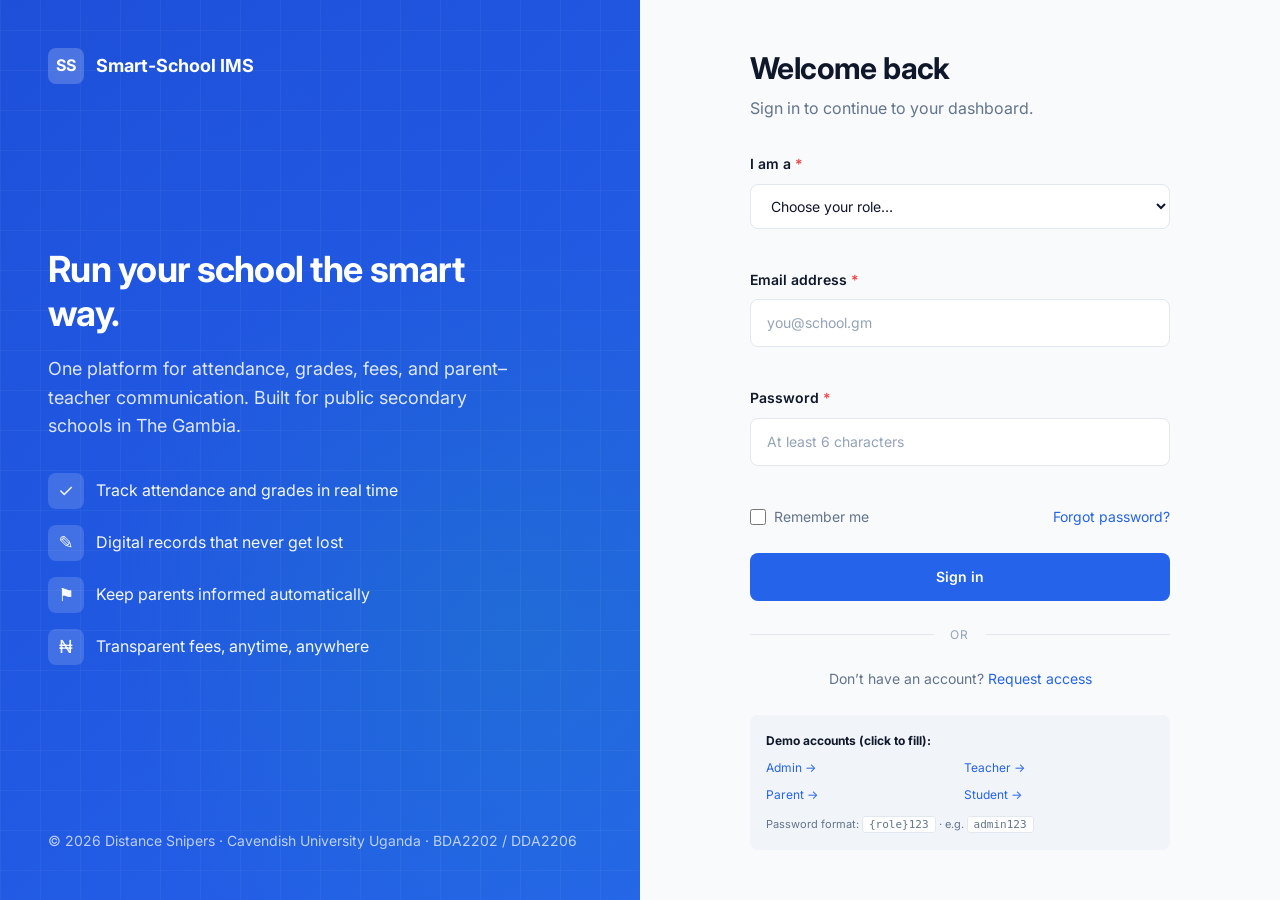
<file: index.html>
<!DOCTYPE html>
<html lang="en">
<head>
  <meta charset="UTF-8">
  <title>Smart-School IMS</title>
  <!-- Instant redirect to the real entry point inside /html/ -->
  <meta http-equiv="refresh" content="0; url=html/index.html">
  <link rel="canonical" href="html/index.html">
  <script>
    // JavaScript redirect for older browsers + preserves URL hash
    window.location.replace('html/index.html' + window.location.search + window.location.hash);
  </script>
  <style>
    body { font-family: system-ui, sans-serif; padding: 2rem; text-align: center; color: #475569; }
    a { color: #2563eb; }
  </style>
</head>
<body>
  <p>Loading Smart-School IMS&hellip; If you are not redirected automatically, <a href="html/index.html">click here</a>.</p>
</body>
</html>
</file>
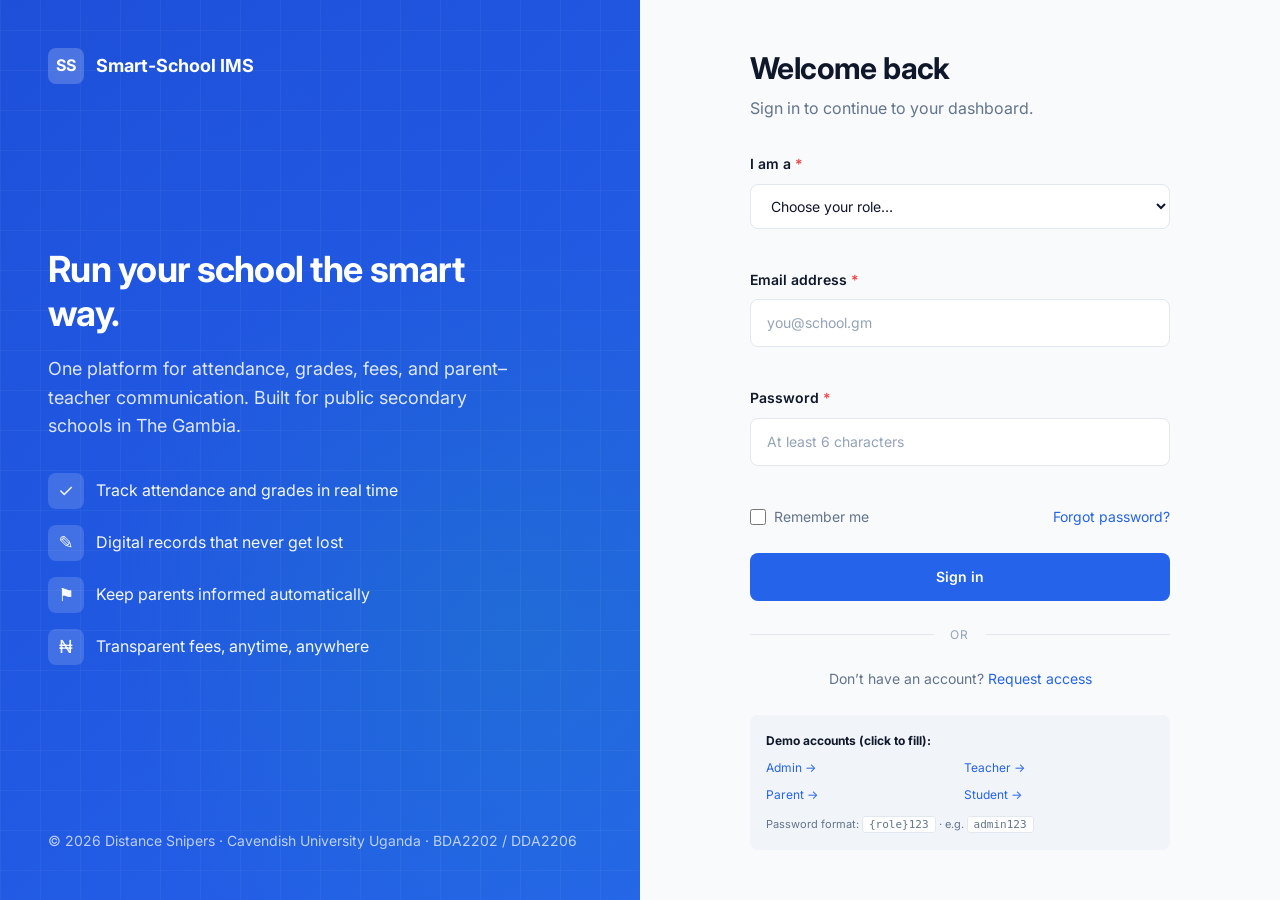
<file: html/index.html>
<!DOCTYPE html>
<html lang="en">
<head>
  <meta charset="UTF-8">
  <meta name="viewport" content="width=device-width, initial-scale=1.0">
  <title>Sign in — S-SIMS</title>
  <link rel="preconnect" href="https://fonts.googleapis.com">
  <link rel="preconnect" href="https://fonts.gstatic.com" crossorigin>
  <link href="https://fonts.googleapis.com/css2?family=Inter:wght@400;500;600;700&display=swap" rel="stylesheet">
  <link rel="stylesheet" href="../css/styles.css">
</head>
<body data-page="login">

  <main class="auth-shell">
    <!-- Hero (desktop only) -->
    <aside class="auth-hero">
      <div class="auth-hero-brand">
        <div class="sidebar-brand-logo" style="background: rgba(255,255,255,0.2); color: white;">SS</div>
        <span>Smart-School IMS</span>
      </div>

      <div class="auth-hero-content">
        <h1>Run your school the smart way.</h1>
        <p>One platform for attendance, grades, fees, and parent&ndash;teacher communication. Built for public secondary schools in The Gambia.</p>

        <div class="auth-hero-features">
          <div class="auth-hero-feature">
            <div class="auth-hero-feature-icon">&#x2713;</div>
            <div>Track attendance and grades in real time</div>
          </div>
          <div class="auth-hero-feature">
            <div class="auth-hero-feature-icon">&#x270E;</div>
            <div>Digital records that never get lost</div>
          </div>
          <div class="auth-hero-feature">
            <div class="auth-hero-feature-icon">&#x2691;</div>
            <div>Keep parents informed automatically</div>
          </div>
          <div class="auth-hero-feature">
            <div class="auth-hero-feature-icon">&#x20A6;</div>
            <div>Transparent fees, anytime, anywhere</div>
          </div>
        </div>
      </div>

      <div class="auth-hero-footer">
        &copy; 2026 Distance Snipers &middot; Cavendish University Uganda &middot; BDA2202 / DDA2206
      </div>
    </aside>

    <!-- Form area (3 view modes: login, register, forgot, success) -->
    <section class="auth-form-wrap">
      <div class="auth-card" id="auth-card">

        <!-- ===== LOGIN VIEW ===== -->
        <div class="auth-view" data-auth-view="login">
          <div class="auth-card-mobile-brand">
            <div class="sidebar-brand-logo">SS</div>
            <span>Smart-School IMS</span>
          </div>

          <h2>Welcome back</h2>
          <p class="auth-card-subtitle">Sign in to continue to your dashboard.</p>

          <div id="login-error-banner" class="auth-error-banner"></div>

          <form id="login-form" novalidate>
            <div class="form-group">
              <label class="form-label" for="login-role">I am a <span class="required">*</span></label>
              <select id="login-role" class="select" required>
                <option value="">Choose your role&hellip;</option>
                <option value="admin">Administrator</option>
                <option value="teacher">Teacher</option>
                <option value="parent">Parent</option>
                <option value="student">Student</option>
              </select>
              <span id="login-role-error" class="form-error"></span>
            </div>

            <div class="form-group">
              <label class="form-label" for="login-email">Email address <span class="required">*</span></label>
              <input id="login-email" type="email" class="input" placeholder="you@school.gm" autocomplete="email" required>
              <span id="login-email-error" class="form-error"></span>
            </div>

            <div class="form-group">
              <label class="form-label" for="login-password">Password <span class="required">*</span></label>
              <input id="login-password" type="password" class="input" placeholder="At least 6 characters" autocomplete="current-password" required>
              <span id="login-password-error" class="form-error"></span>
            </div>

            <div class="auth-form-row">
              <label class="checkbox-wrapper">
                <input type="checkbox" id="login-remember">
                <span>Remember me</span>
              </label>
              <a href="#" data-auth-view-link="forgot">Forgot password?</a>
            </div>

            <button type="submit" class="btn btn-primary btn-block">Sign in</button>
          </form>

          <div class="auth-divider">or</div>

          <p class="auth-footer-text">
            Don&rsquo;t have an account? <a href="#" data-auth-view-link="register">Request access</a>
          </p>

          <div class="auth-demo-creds">
            <strong>Demo accounts (click to fill):</strong>
            <div style="display: grid; grid-template-columns: 1fr 1fr; gap: var(--space-2); margin-top: var(--space-2);">
              <a href="#" data-fill="admin">Admin &rarr;</a>
              <a href="#" data-fill="teacher">Teacher &rarr;</a>
              <a href="#" data-fill="parent">Parent &rarr;</a>
              <a href="#" data-fill="student">Student &rarr;</a>
            </div>
            <div style="margin-top: var(--space-3); font-size: 11px;">
              Password format: <code>{role}123</code> &middot; e.g. <code>admin123</code>
            </div>
          </div>
        </div>

        <!-- ===== REGISTER VIEW ===== -->
        <div class="auth-view hidden" data-auth-view="register">
          <div class="auth-card-mobile-brand">
            <div class="sidebar-brand-logo">SS</div>
            <span>Smart-School IMS</span>
          </div>

          <h2>Request access</h2>
          <p class="auth-card-subtitle">Tell us a bit about yourself and we&rsquo;ll get back to you.</p>

          <form id="register-form" novalidate>
            <div class="form-group">
              <label class="form-label" for="reg-role">I am a <span class="required">*</span></label>
              <select id="reg-role" class="select" required>
                <option value="">Choose your role&hellip;</option>
                <option value="parent">Parent / Guardian</option>
                <option value="student">Student</option>
                <option value="teacher">Teacher</option>
              </select>
            </div>

            <div class="form-group">
              <label class="form-label" for="reg-name">Full name <span class="required">*</span></label>
              <input id="reg-name" type="text" class="input" placeholder="e.g. Awa Touray" required>
            </div>

            <div class="form-group">
              <label class="form-label" for="reg-email">Email address <span class="required">*</span></label>
              <input id="reg-email" type="email" class="input" placeholder="you@example.com" required>
            </div>

            <div class="form-group">
              <label class="form-label" for="reg-phone">Phone number</label>
              <input id="reg-phone" type="tel" class="input" placeholder="+220 xxx xxxx">
            </div>

            <div class="form-group">
              <label class="form-label" for="reg-note">Anything else we should know?</label>
              <textarea id="reg-note" class="textarea" rows="3" placeholder="e.g. my child Lamin is in Form 3A"></textarea>
            </div>

            <button type="submit" class="btn btn-primary btn-block">Submit request</button>
          </form>

          <div class="auth-divider">or</div>

          <p class="auth-footer-text">
            Already have an account? <a href="#" data-auth-view-link="login">Sign in</a>
          </p>
        </div>

        <!-- ===== FORGOT PASSWORD VIEW ===== -->
        <div class="auth-view hidden" data-auth-view="forgot">
          <div class="auth-card-mobile-brand">
            <div class="sidebar-brand-logo">SS</div>
            <span>Smart-School IMS</span>
          </div>

          <h2>Reset your password</h2>
          <p class="auth-card-subtitle">Enter the email associated with your account.</p>

          <form id="forgot-form" novalidate>
            <div class="form-group">
              <label class="form-label" for="fp-email">Email address <span class="required">*</span></label>
              <input id="fp-email" type="email" class="input" placeholder="you@school.gm" autocomplete="email" required>
              <span id="fp-email-error" class="form-error"></span>
            </div>

            <button type="submit" class="btn btn-primary btn-block">Send reset link</button>
          </form>

          <div class="auth-divider">or</div>

          <p class="auth-footer-text">
            Remembered it? <a href="#" data-auth-view-link="login">Back to sign in</a>
          </p>
        </div>

        <!-- ===== SUCCESS VIEW (shared) ===== -->
        <div class="auth-view hidden" data-auth-view="success">
          <div style="text-align: center; padding: var(--space-8) 0;">
            <div id="success-icon" style="width: 64px; height: 64px; border-radius: 50%; background: var(--color-secondary-light); color: var(--color-secondary-dark); display: flex; align-items: center; justify-content: center; font-size: 32px; margin: 0 auto var(--space-5);">&#x2713;</div>
            <h2 id="success-title">Done</h2>
            <p class="auth-card-subtitle" id="success-message" style="margin-top: var(--space-2);"></p>
            <a href="#" data-auth-view-link="login" class="btn btn-outline">Back to sign in</a>
          </div>
        </div>

      </div>
    </section>
  </main>

  <script>
    // [M1] In-page view switcher for auth (login/register/forgot/success)
    function showAuthView(viewName) {
      var views = document.querySelectorAll('[data-auth-view]');
      for (var i = 0; i < views.length; i++) {
        if (views[i].dataset.authView === viewName) {
          views[i].classList.remove('hidden');
        } else {
          views[i].classList.add('hidden');
        }
      }
    }

    document.addEventListener('click', function (e) {
      var t = e.target.closest('[data-auth-view-link]');
      if (t) {
        e.preventDefault();
        showAuthView(t.dataset.authViewLink);
      }
    });

    // Register form handler
    document.getElementById('register-form').addEventListener('submit', function (e) {
      e.preventDefault();
      document.getElementById('success-icon').innerHTML = '&#x2713;';
      document.getElementById('success-title').textContent = 'Request submitted';
      document.getElementById('success-message').innerHTML = 'Thanks! We&rsquo;ll review your request and email you within 1&ndash;2 working days.';
      showAuthView('success');
    });

    // Forgot password handler
    document.getElementById('forgot-form').addEventListener('submit', function (e) {
      e.preventDefault();
      var emailInput = document.getElementById('fp-email');
      var error = document.getElementById('fp-email-error');
      var email = emailInput.value.trim();
      var pattern = /^[^\s@]+@[^\s@]+\.[^\s@]+$/;

      error.textContent = '';
      emailInput.classList.remove('input-error');

      if (!email) {
        error.textContent = 'Please enter your email.';
        emailInput.classList.add('input-error');
        return;
      }
      if (!pattern.test(email)) {
        error.textContent = 'Please enter a valid email.';
        emailInput.classList.add('input-error');
        return;
      }

      document.getElementById('success-icon').innerHTML = '&#x2709;';
      document.getElementById('success-icon').style.background = 'var(--color-primary-light)';
      document.getElementById('success-icon').style.color = 'var(--color-primary-dark)';
      document.getElementById('success-title').textContent = 'Check your inbox';
      document.getElementById('success-message').innerHTML = 'If an account exists for <strong>' + email.replace(/[<>&]/g, '') + '</strong>, you&rsquo;ll receive a password reset link shortly.';
      showAuthView('success');
    });
  </script>
  <script src="../javascript/script.js" defer></script>
</body>
</html>
</file>
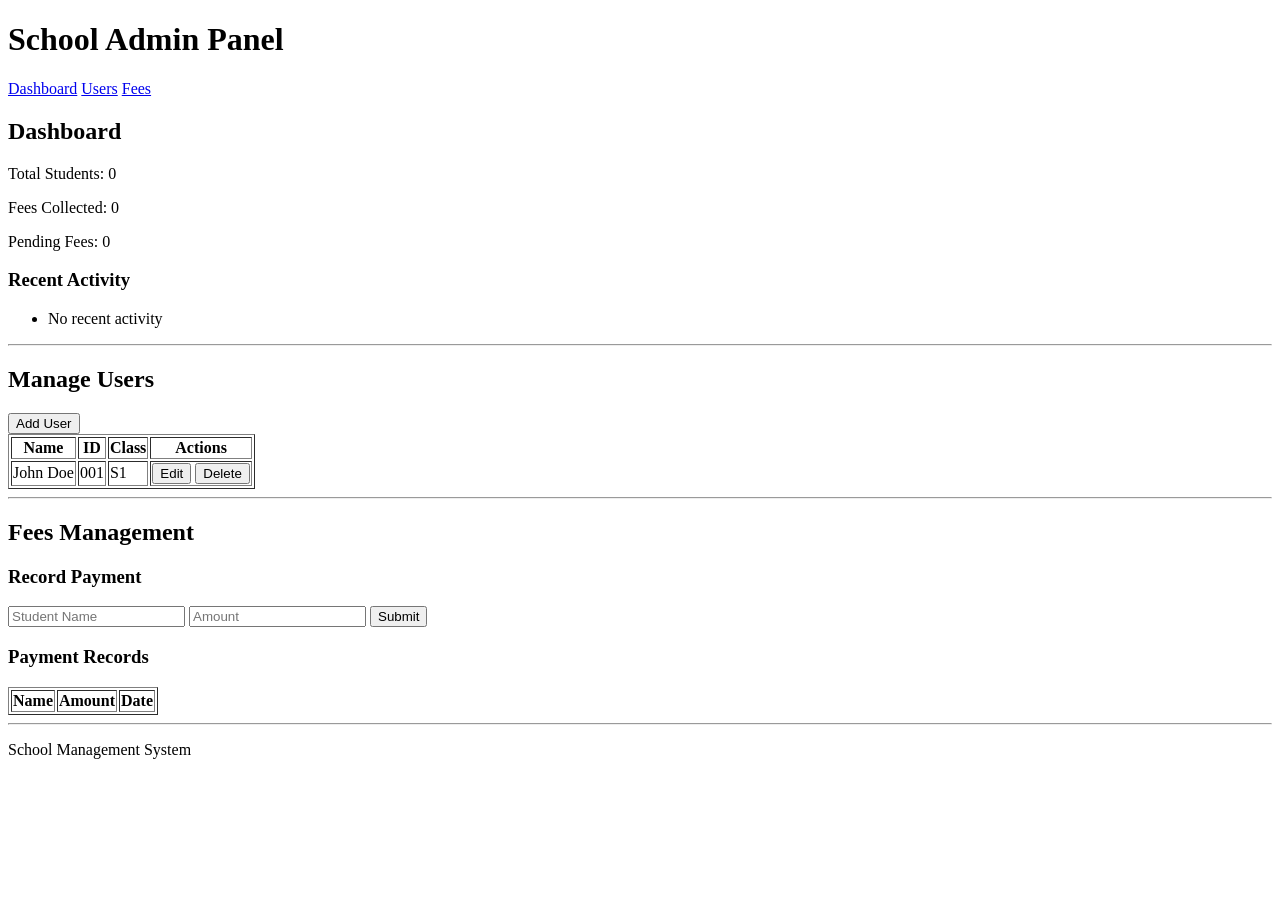
<file: Admin index.html>
<!DOCTYPE html>
<html lang="en">
<head>
    <meta charset="UTF-8">
    <title>Admin Panel</title>
</head>
<body>

<header>
    <h1>School Admin Panel</h1>
    <nav>
        <a href="#dashboard">Dashboard</a> 
        <a href="#users">Users</a> 
        <a href="#fees">Fees</a> 
    </nav>
</header>

<main>

    <!-- DASHBOARD -->
    <section id="dashboard">
        <h2>Dashboard</h2>

        <div>
            <p>Total Students: <span id="totalStudents">0</span></p>
            <p>Fees Collected: <span id="feesCollected">0</span></p>
            <p>Pending Fees: <span id="pendingFees">0</span></p>
        </div>

        <h3>Recent Activity</h3>
        <ul id="activityList">
            <li>No recent activity</li>
        </ul>
    </section>

    <hr>

    <!-- USERS -->
    <section id="users">
        <h2>Manage Users</h2>

        <button id="addUserBtn">Add User</button>

        <table border ="1">
            <thead>
                <tr>
                    <th>Name</th>
                    <th>ID</th>
                    <th>Class</th>
                    <th>Actions</th>
                </tr>
            </thead>
            <tbody id="userTable">
                <tr>
                    <td>John Doe</td>
                    <td>001</td>
                    <td>S1</td>
                    <td>
                        <button>Edit</button>
                        <button>Delete</button>
                    </td>
                </tr>
            </tbody>
        </table>
    </section>

    <hr>

    <!-- FEES -->
    <section id="fees">
        <h2>Fees Management</h2>

        <h3>Record Payment</h3>
        <form id="paymentForm">
            <input type="text" placeholder="Student Name" required>
            <input type="number" placeholder="Amount" required>
            <button type="submit">Submit</button>
        </form>

        <h3>Payment Records</h3>
        <table border ="1">
            <thead>
                <tr>
                    <th>Name</th>
                    <th>Amount</th>
                    <th>Date</th>
                </tr>
            </thead>
            <tbody id="paymentTable"></tbody>
        </table>
    </section>

    <hr>

</main>

<footer>
    <p>School Management System</p>
</footer>

</body>
</html>
</file>
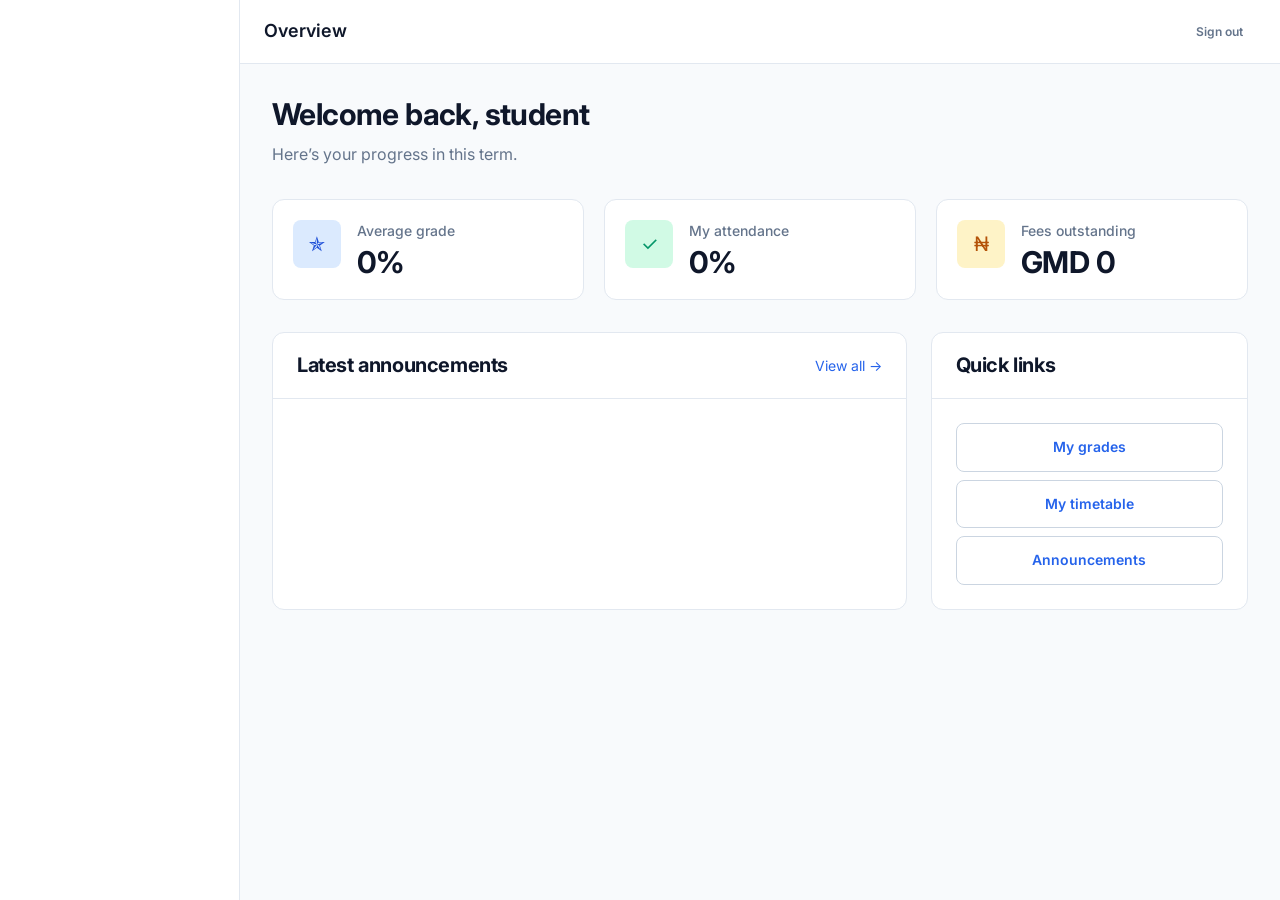
<file: student.html>
<!DOCTYPE html>
<html lang="en">
<head>
  <meta charset="UTF-8">
  <meta name="viewport" content="width=device-width, initial-scale=1.0">
  <title>Student Portal — S-SIMS</title>
  <link rel="preconnect" href="https://fonts.googleapis.com">
  <link rel="preconnect" href="https://fonts.gstatic.com" crossorigin>
  <link href="https://fonts.googleapis.com/css2?family=Inter:wght@400;500;600;700&display=swap" rel="stylesheet">
  <link rel="stylesheet" href="../css/styles.css">
</head>
<body data-page="student">

  <div class="app-shell">
    <aside class="sidebar" id="sidebar"></aside>
    <div class="sidebar-backdrop" id="sidebar-backdrop"></div>

    <header class="topbar">
      <div class="topbar-left">
        <button class="topbar-toggle" id="sidebar-toggle" aria-label="Open menu">&#9776;</button>
        <span class="topbar-page-title">Overview</span>
      </div>
      <div class="topbar-right">
        <span class="topbar-greeting" id="topbar-greeting"></span>
        <button class="btn btn-ghost btn-sm" data-logout>Sign out</button>
      </div>
    </header>

    <main class="main-content">

      <!-- ============================================================
           [M5-VIEW] DASHBOARD
           ============================================================ -->
      <section data-view="dashboard" id="portal-content">
        <div class="page-header">
          <div>
            <h1>Welcome back, <span id="portal-student-name">student</span></h1>
            <p>Here&rsquo;s your progress in <span id="portal-student-class"></span> this term.</p>
          </div>
        </div>

        <div class="stats-grid">
          <div class="stat-card">
            <div class="stat-card-icon icon-blue">&#x272F;</div>
            <div class="stat-card-content">
              <div class="stat-card-label">Average grade</div>
              <div class="stat-card-value" id="portal-avg-grade">0%</div>
            </div>
          </div>
          <div class="stat-card">
            <div class="stat-card-icon icon-green">&#x2713;</div>
            <div class="stat-card-content">
              <div class="stat-card-label">My attendance</div>
              <div class="stat-card-value" id="portal-attendance">0%</div>
            </div>
          </div>
          <div class="stat-card">
            <div class="stat-card-icon icon-amber">&#x20A6;</div>
            <div class="stat-card-content">
              <div class="stat-card-label">Fees outstanding</div>
              <div class="stat-card-value" id="portal-balance">GMD 0</div>
            </div>
          </div>
        </div>

        <div class="dashboard-grid">
          <div class="card">
            <div class="card-header">
              <h3>Latest announcements</h3>
              <a href="#announcements" data-view-link="announcements" class="text-sm">View all &rarr;</a>
            </div>
            <div class="card-body">
              <div class="announcement-list" id="portal-announcements"></div>
            </div>
          </div>

          <div class="card">
            <div class="card-header">
              <h3>Quick links</h3>
            </div>
            <div class="card-body">
              <div class="flex flex-col gap-2">
                <a href="#grades" data-view-link="grades" class="btn btn-outline btn-block">My grades</a>
                <a href="#timetable" data-view-link="timetable" class="btn btn-outline btn-block">My timetable</a>
                <a href="#announcements" data-view-link="announcements" class="btn btn-outline btn-block">Announcements</a>
              </div>
            </div>
          </div>
        </div>
      </section>

      <!-- ============================================================
           [M5-VIEW] GRADES
           ============================================================ -->
      <section data-view="grades" class="hidden">
        <div class="page-header">
          <div>
            <h1>My grades</h1>
            <p>Your performance by subject this term. Pass mark is 50%.</p>
          </div>
        </div>

        <div class="subject-grid" id="grades-grid"></div>
      </section>

      <!-- ============================================================
           [M5-VIEW] TIMETABLE
           ============================================================ -->
      <section data-view="timetable" class="hidden">
        <div class="page-header">
          <div>
            <h1>My weekly timetable</h1>
            <p>Form 3A &middot; Term 2 schedule.</p>
          </div>
        </div>

        <div class="card">
          <div class="card-body">
            <div class="timetable">
              <!-- Header row -->
              <div class="timetable-cell is-header">Time</div>
              <div class="timetable-cell is-header">Monday</div>
              <div class="timetable-cell is-header">Tuesday</div>
              <div class="timetable-cell is-header">Wednesday</div>
              <div class="timetable-cell is-header">Thursday</div>
              <div class="timetable-cell is-header">Friday</div>

              <!-- 08:00 -->
              <div class="timetable-cell is-time">08:00</div>
              <div class="timetable-cell"><div class="timetable-class"><div class="timetable-class-name">Mathematics</div><div class="timetable-class-teacher">Mr. Ceesay</div></div></div>
              <div class="timetable-cell"><div class="timetable-class"><div class="timetable-class-name">English</div><div class="timetable-class-teacher">Ms. Saine</div></div></div>
              <div class="timetable-cell"><div class="timetable-class"><div class="timetable-class-name">Mathematics</div><div class="timetable-class-teacher">Mr. Ceesay</div></div></div>
              <div class="timetable-cell"><div class="timetable-class"><div class="timetable-class-name">Science</div><div class="timetable-class-teacher">Mr. Saidy</div></div></div>
              <div class="timetable-cell"><div class="timetable-class"><div class="timetable-class-name">French</div><div class="timetable-class-teacher">Ms. Faye</div></div></div>

              <!-- 09:00 -->
              <div class="timetable-cell is-time">09:00</div>
              <div class="timetable-cell"><div class="timetable-class"><div class="timetable-class-name">English</div><div class="timetable-class-teacher">Ms. Saine</div></div></div>
              <div class="timetable-cell"><div class="timetable-class"><div class="timetable-class-name">SES</div><div class="timetable-class-teacher">Ms. Bah</div></div></div>
              <div class="timetable-cell"><div class="timetable-class"><div class="timetable-class-name">Science</div><div class="timetable-class-teacher">Mr. Saidy</div></div></div>
              <div class="timetable-cell"><div class="timetable-class"><div class="timetable-class-name">English</div><div class="timetable-class-teacher">Ms. Saine</div></div></div>
              <div class="timetable-cell"><div class="timetable-class"><div class="timetable-class-name">Mathematics</div><div class="timetable-class-teacher">Mr. Ceesay</div></div></div>

              <!-- 10:00 (break) -->
              <div class="timetable-cell is-time">10:00</div>
              <div class="timetable-cell" style="background: var(--color-surface-alt); text-align: center; color: var(--color-text-muted); font-size: var(--text-xs);">Break</div>
              <div class="timetable-cell" style="background: var(--color-surface-alt); text-align: center; color: var(--color-text-muted); font-size: var(--text-xs);">Break</div>
              <div class="timetable-cell" style="background: var(--color-surface-alt); text-align: center; color: var(--color-text-muted); font-size: var(--text-xs);">Break</div>
              <div class="timetable-cell" style="background: var(--color-surface-alt); text-align: center; color: var(--color-text-muted); font-size: var(--text-xs);">Break</div>
              <div class="timetable-cell" style="background: var(--color-surface-alt); text-align: center; color: var(--color-text-muted); font-size: var(--text-xs);">Break</div>

              <!-- 10:30 -->
              <div class="timetable-cell is-time">10:30</div>
              <div class="timetable-cell"><div class="timetable-class"><div class="timetable-class-name">Science</div><div class="timetable-class-teacher">Mr. Saidy</div></div></div>
              <div class="timetable-cell"><div class="timetable-class"><div class="timetable-class-name">ICT</div><div class="timetable-class-teacher">Mr. Ceesay</div></div></div>
              <div class="timetable-cell"><div class="timetable-class"><div class="timetable-class-name">SES</div><div class="timetable-class-teacher">Ms. Bah</div></div></div>
              <div class="timetable-cell"><div class="timetable-class"><div class="timetable-class-name">French</div><div class="timetable-class-teacher">Ms. Faye</div></div></div>
              <div class="timetable-cell"><div class="timetable-class"><div class="timetable-class-name">ICT</div><div class="timetable-class-teacher">Mr. Ceesay</div></div></div>

              <!-- 11:30 -->
              <div class="timetable-cell is-time">11:30</div>
              <div class="timetable-cell"><div class="timetable-class"><div class="timetable-class-name">French</div><div class="timetable-class-teacher">Ms. Faye</div></div></div>
              <div class="timetable-cell"><div class="timetable-class"><div class="timetable-class-name">Mathematics</div><div class="timetable-class-teacher">Mr. Ceesay</div></div></div>
              <div class="timetable-cell"><div class="timetable-class"><div class="timetable-class-name">English</div><div class="timetable-class-teacher">Ms. Saine</div></div></div>
              <div class="timetable-cell"><div class="timetable-class"><div class="timetable-class-name">SES</div><div class="timetable-class-teacher">Ms. Bah</div></div></div>
              <div class="timetable-cell"><div class="timetable-class"><div class="timetable-class-name">Science</div><div class="timetable-class-teacher">Mr. Saidy</div></div></div>

              <!-- 12:30 (lunch) -->
              <div class="timetable-cell is-time">12:30</div>
              <div class="timetable-cell" style="background: var(--color-surface-alt); text-align: center; color: var(--color-text-muted); font-size: var(--text-xs);">Lunch</div>
              <div class="timetable-cell" style="background: var(--color-surface-alt); text-align: center; color: var(--color-text-muted); font-size: var(--text-xs);">Lunch</div>
              <div class="timetable-cell" style="background: var(--color-surface-alt); text-align: center; color: var(--color-text-muted); font-size: var(--text-xs);">Lunch</div>
              <div class="timetable-cell" style="background: var(--color-surface-alt); text-align: center; color: var(--color-text-muted); font-size: var(--text-xs);">Lunch</div>
              <div class="timetable-cell" style="background: var(--color-surface-alt); text-align: center; color: var(--color-text-muted); font-size: var(--text-xs);">Lunch</div>

              <!-- 14:00 -->
              <div class="timetable-cell is-time">14:00</div>
              <div class="timetable-cell"><div class="timetable-class"><div class="timetable-class-name">SES</div><div class="timetable-class-teacher">Ms. Bah</div></div></div>
              <div class="timetable-cell"><div class="timetable-class"><div class="timetable-class-name">Science</div><div class="timetable-class-teacher">Mr. Saidy</div></div></div>
              <div class="timetable-cell"><div class="timetable-class"><div class="timetable-class-name">ICT</div><div class="timetable-class-teacher">Mr. Ceesay</div></div></div>
              <div class="timetable-cell"><div class="timetable-class"><div class="timetable-class-name">Mathematics</div><div class="timetable-class-teacher">Mr. Ceesay</div></div></div>
              <div class="timetable-cell"><div class="timetable-class"><div class="timetable-class-name">Sports</div><div class="timetable-class-teacher">All staff</div></div></div>
            </div>
          </div>
        </div>
      </section>

      <!-- ============================================================
           [M5-VIEW] ANNOUNCEMENTS
           ============================================================ -->
      <section data-view="announcements" class="hidden">
        <div class="page-header">
          <div>
            <h1>School announcements</h1>
            <p>Updates from your teachers and school administration.</p>
          </div>
        </div>

        <div class="card">
          <div class="card-body">
            <div class="announcement-list" id="announcements-full"></div>
          </div>
        </div>
      </section>

    </main>
  </div>

  <script src="../javascript/script.js" defer></script>
</body>
</html>
</file>
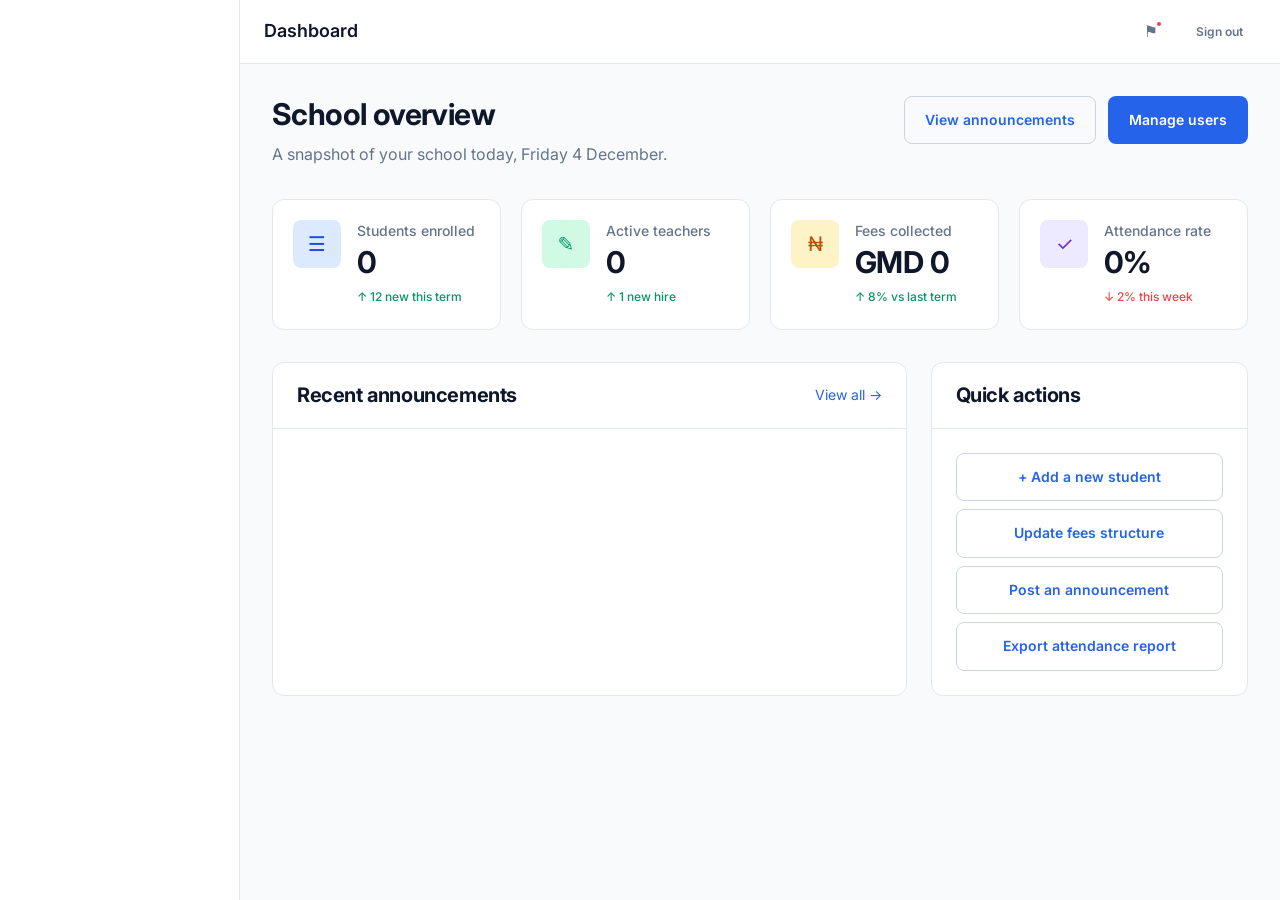
<file: html/Admin Panel.html>
<!DOCTYPE html>
<html lang="en">
<head>
  <meta charset="UTF-8">
  <meta name="viewport" content="width=device-width, initial-scale=1.0">
  <title>Administrator — S-SIMS</title>
  <link rel="preconnect" href="https://fonts.googleapis.com">
  <link rel="preconnect" href="https://fonts.gstatic.com" crossorigin>
  <link href="https://fonts.googleapis.com/css2?family=Inter:wght@400;500;600;700&display=swap" rel="stylesheet">
  <link rel="stylesheet" href="../css/styles.css">
</head>
<body data-page="admin">

  <div class="app-shell">
    <aside class="sidebar" id="sidebar"></aside>
    <div class="sidebar-backdrop" id="sidebar-backdrop">
        
    </div>

    <header class="topbar">
      <div class="topbar-left">
        <button class="topbar-toggle" id="sidebar-toggle" aria-label="Open menu">&#9776;</button>
        <span class="topbar-page-title">Dashboard</span>
      </div>

        
      <div class="topbar-right">
        <span class="topbar-greeting" id="topbar-greeting"></span>
        <button class="topbar-icon-btn" title="Notifications">
          &#9873;
          <span class="badge-dot-indicator"></span>
        </button>
        <button class="btn btn-ghost btn-sm" data-logout>Sign out</button>
      </div>
        
    </header>

    <main class="main-content">

      <!-- DASHBOARD -->
      <section data-view="dashboard">
        <div class="page-header">
          <div>
            <h1>School overview</h1>
            <p>A snapshot of your school today, <span id="today-date"></span>.</p>
          </div>
          <div class="page-header-actions">
            <a href="#announcements" data-view-link="announcements" class="btn btn-outline">View announcements</a>
            <a href="#users" data-view-link="users" class="btn btn-primary">Manage users</a>
          </div>
            
        </div>

        <!-- Stat cards -->
        <div class="stats-grid">
          <div class="stat-card">
            <div class="stat-card-icon icon-blue">&#x2630;</div>
            <div class="stat-card-content">
              <div class="stat-card-label">Students enrolled</div>
              <div class="stat-card-value" id="stat-students">0</div>
              <div class="stat-card-trend is-up">&uarr; 12 new this term</div>
            </div>
              
          </div>

          <div class="stat-card">
            <div class="stat-card-icon icon-green">&#x270E;</div>
            <div class="stat-card-content">
              <div class="stat-card-label">Active teachers</div>
              <div class="stat-card-value" id="stat-teachers">0</div>
              <div class="stat-card-trend is-up">&uarr; 1 new hire</div>
            </div>
              
          </div>

          <div class="stat-card">
            <div class="stat-card-icon icon-amber">&#x20A6;</div>
            <div class="stat-card-content">
              <div class="stat-card-label">Fees collected</div>
              <div class="stat-card-value" id="stat-fees">GMD 0</div>
              <div class="stat-card-trend is-up">&uarr; 8% vs last term</div>
            </div>
              
          </div>

          <div class="stat-card">
            <div class="stat-card-icon icon-purple">&#x2713;</div>
            <div class="stat-card-content">
              <div class="stat-card-label">Attendance rate</div>
              <div class="stat-card-value" id="stat-attendance">0%</div>
              <div class="stat-card-trend is-down">&darr; 2% this week</div>
            </div>
          </div>
            
        </div>

        <!-- Two-column section -->
        <div class="dashboard-grid">
          <div class="card">
            <div class="card-header">
              <h3>Recent announcements</h3>
              <a href="#announcements" data-view-link="announcements" class="text-sm">View all &rarr;</a>
            </div>
            <div class="card-body">
              <div class="announcement-list" id="admin-recent-announcements"></div>
            </div>
          </div>

          <div class="card">
            <div class="card-header">
              <h3>Quick actions</h3>
                
            </div>
              
            <div class="card-body">
              <div class="flex flex-col gap-2">
                <a href="#users" data-view-link="users" class="btn btn-outline btn-block">+ Add a new student</a>
                <a href="#fees" data-view-link="fees" class="btn btn-outline btn-block">Update fees structure</a>
                <a href="#announcements" data-view-link="announcements" class="btn btn-outline btn-block">Post an announcement</a>
                <a href="#" class="btn btn-outline btn-block">Export attendance report</a>
              </div>
            </div>
          </div>
        </div>
          
      </section>

      <!--USERS-->
      <section data-view="users" class="hidden">
        <div class="page-header">
          <div>
            <h1>Manage students</h1>
            <p>Add, edit or remove student records. Changes save instantly to your local browser.</p>
          </div>
          <div class="page-header-actions">
            <button class="btn btn-primary" id="users-add-btn">+ Add student</button>
          </div>
        </div>

        <div class="card">
          <div class="card-body">
            <!-- Toolbar -->
            <div class="users-toolbar">
              <input type="search" class="input users-search" id="users-search" placeholder="Search by name or student number...">
              <select class="select users-filter" id="users-class-filter">
                <option value="">All classes</option>
              </select>
            </div>

            <!-- Desktop table -->
            <div class="table-wrapper table-mobile-cards">
              <table class="table">
                <thead>
                  <tr>
                    <th>Student</th>
                    <th>Class</th>
                    <th>Parent email</th>
                    <th>Status</th>
                    <th>Actions</th>
                  </tr>
                </thead>
                <tbody id="users-table-body"></tbody>
              </table>
                
              <div class="mobile-card-list" id="users-mobile-list"></div>
            </div>
          </div>
        </div>
      </section>

      <!--FEES STRUCTURE-->
      <section data-view="fees" class="hidden">
        <div class="page-header">
          <div>
            <h1>Fees structure</h1>
            <p>Set the fee per class for the current term.</p>
          </div>
        </div>

        <div class="card">
          <div class="card-body">
            <div class="table-wrapper">
              <table class="table">
                <thead>
                  <tr>
                    <th>Class</th>
                    <th>Term Fee (GMD)</th>
                    <th>Other charges</th>
                    <th>Status</th>
                  </tr>
                </thead>
                <tbody>
                  <tr>
                    <td><strong>Form 1A</strong></td>
                    <td>10,000</td>
                    <td>Books: 1,500</td>
                    <td><span class="badge badge-success badge-dot">Active</span></td>
                  </tr>
                  <tr>
                    <td><strong>Form 2A</strong></td>
                    <td>11,000</td>
                    <td>Books: 1,500</td>
                    <td><span class="badge badge-success badge-dot">Active</span></td>
                  </tr>
                  <tr>
                    <td><strong>Form 3A</strong></td>
                    <td>12,000</td>
                    <td>Books: 1,800 / Lab: 800</td>
                    <td><span class="badge badge-success badge-dot">Active</span></td>
                  </tr>
                  <tr>
                    <td><strong>Form 3B</strong></td>
                    <td>12,000</td>
                    <td>Books: 1,800 / Lab: 800</td>
                    <td><span class="badge badge-success badge-dot">Active</span></td>
                  </tr>
                  <tr>
                    <td><strong>Form 4A</strong></td>
                    <td>13,500</td>
                    <td>Books: 2,000 / Lab: 1,200</td>
                    <td><span class="badge badge-success badge-dot">Active</span></td>
                  </tr>
                </tbody>
              </table>
            </div>
          </div>
        </div>
      </section>

      <!--ANNOUNCEMENTS-->
      <section data-view="announcements" class="hidden">
        <div class="page-header">
          <div>
            <h1>School announcements</h1>
            <p>Post messages visible to all roles, parents only, students only, or teachers only.</p>
          </div>
          <div class="page-header-actions">
            <button class="btn btn-primary">+ New announcement</button>
          </div>
        </div>

        <div class="card">
          <div class="card-body">
            <div class="announcement-list">
              <div class="announcement-item">
                <div class="announcement-header">
                  <span class="announcement-title">END-Term Examinations Begin May 17th </span>
                  <span class="announcement-date">22 Apr 2026</span>
                </div>
                <div class="announcement-body">
                  All students must report to their assigned exam halls by 8:00 AM. Please bring your student ID, an HB pencil, and a black/blue pen. Calculators are permitted only in Mathematics and Integrated Science papers.
                </div>
                <div class="announcement-author">Posted by Headteacher &middot; Audience: All</div>
              </div>

              <div class="announcement-item">
                <div class="announcement-header">
                  <span class="announcement-title">PTA Meeting Scheduled for May 25</span>
                  <span class="announcement-date">19 Apr 2026</span>
                </div>
                <div class="announcement-body">
                  The termly Parent-Teacher Association meeting will be held in the school hall at 4:00 PM. Topics include term-end exam preparation, school fee structure for the next academic year, and an update on the new computer lab.
                </div>
                <div class="announcement-author">Posted by PTA Secretary &middot; Audience: Parents</div>
              </div>

              <div class="announcement-item">
                <div class="announcement-header">
                  <span class="announcement-title">ICT Practical Lab Opens Monday</span>
                  <span class="announcement-date">18 MAY 2026</span>
                </div>
                <div class="announcement-body">
                  The newly equipped ICT lab will be open for practicals starting Monday. Form 3 and Form 4 students will follow the published rotation timetable. Lab rules are posted at the entrance.
                </div>
                <div class="announcement-author">Posted by Mr. Modou Ceesay &middot; Audience: Students</div>
              </div>
            </div>
          </div>
        </div>
      </section>

    </main>
  </div>

  <!-- Add student modal (used by users view) -->
  <div class="modal-overlay" id="user-modal">
    <div class="modal">
      <div class="modal-header">
        <h3>Add new student</h3>
        <button class="modal-close" data-close-modal aria-label="Close">&times;</button>
      </div>
      <form id="user-modal-form" novalidate>
        <div class="modal-body">
          <div class="form-group">
            <label class="form-label" for="user-name">Full name <span class="required">*</span></label>
            <input id="user-name" type="text" class="input" placeholder="e.g. Awa Touray" required>
            <span id="user-name-error" class="form-error"></span>
          </div>
          <div class="form-group">
            <label class="form-label" for="user-number">Student number <span class="required">*</span></label>
            <input id="user-number" type="text" class="input" placeholder="e.g. STU-2024-099" required>
            <span id="user-number-error" class="form-error"></span>
          </div>
          <div class="form-group">
            <label class="form-label" for="user-email">Parent email <span class="required">*</span></label>
            <input id="user-email" type="email" class="input" placeholder="parent@example.com" required>
            <span id="user-email-error" class="form-error"></span>
          </div>
          <div class="form-group">
            <label class="form-label" for="user-class">Class <span class="required">*</span></label>
            <select id="user-class" class="select" required></select>
            <span id="user-class-error" class="form-error"></span>
          </div>
        </div>
        <div class="modal-footer">
          <button type="button" class="btn btn-ghost" data-close-modal>Cancel</button>
          <button type="submit" class="btn btn-primary">Save student</button>
        </div>
      </form>
    </div>
  </div>

  <script>
    document.addEventListener('DOMContentLoaded', function () {
      var d = new Date();
      var label = document.getElementById('today-date');
      if (label) label.textContent = d.toLocaleDateString('en-GB', { weekday: 'long', day: 'numeric', month: 'long' });
    });
  </script>
  <script src="../javascript/script.js" defer></script>
</body>
</html>
</file>
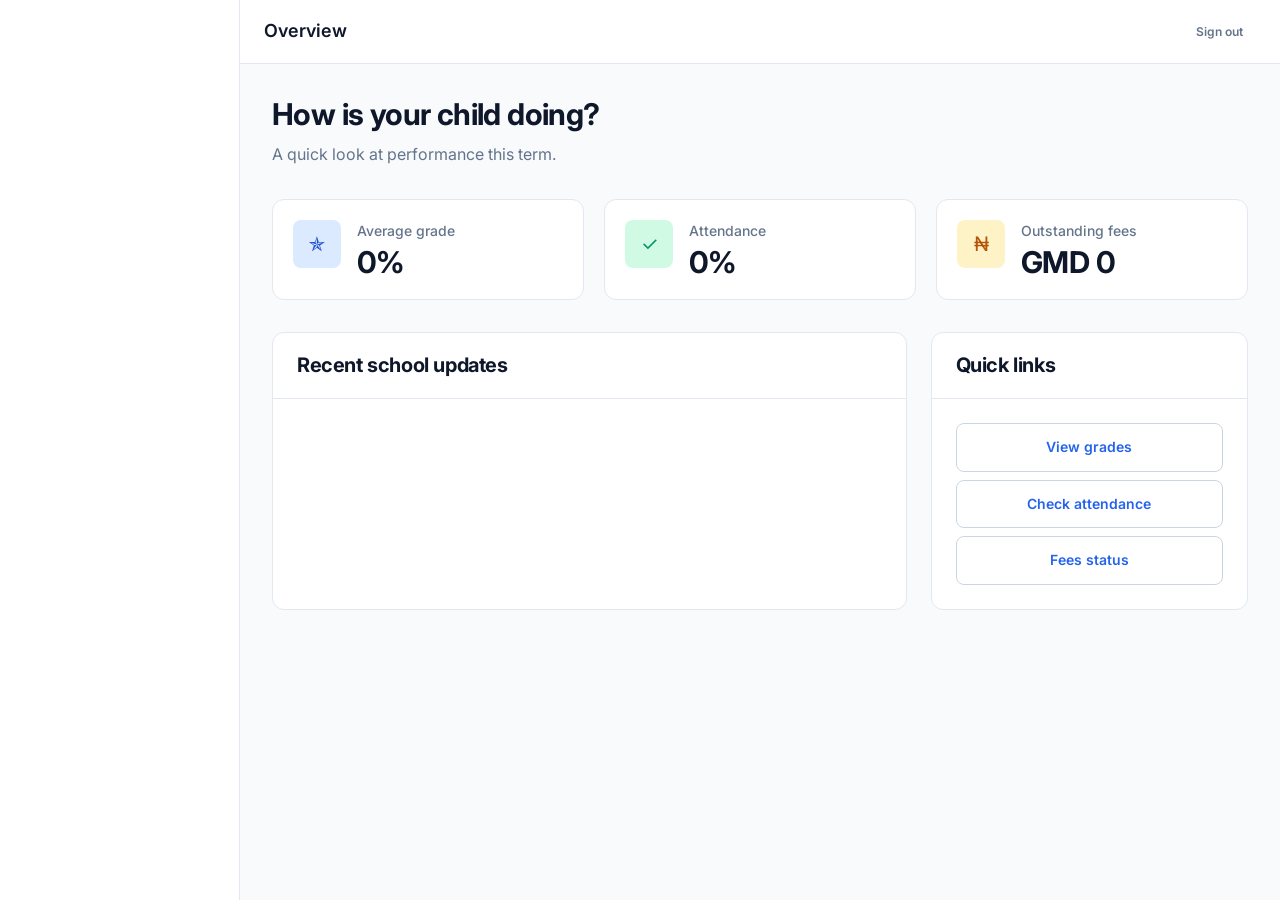
<file: html/parent.html>
<!DOCTYPE html>
<html lang="en">
<head>
  <meta charset="UTF-8">
  <meta name="viewport" content="width=device-width, initial-scale=1.0">
  <title>Parent Portal — S-SIMS</title>
  <link rel="preconnect" href="https://fonts.googleapis.com">
  <link rel="preconnect" href="https://fonts.gstatic.com" crossorigin>
  <link href="https://fonts.googleapis.com/css2?family=Inter:wght@400;500;600;700&display=swap" rel="stylesheet">
  <link rel="stylesheet" href="../css/styles.css">
</head>
<body data-page="parent">

  <div class="app-shell">
    <aside class="sidebar" id="sidebar"></aside>
    <div class="sidebar-backdrop" id="sidebar-backdrop"></div>

    <header class="topbar">
      <div class="topbar-left">
        <button class="topbar-toggle" id="sidebar-toggle" aria-label="Open menu">&#9776;</button>
        <span class="topbar-page-title">Overview</span>
      </div>
      <div class="topbar-right">
        <span class="topbar-greeting" id="topbar-greeting"></span>
        <button class="btn btn-ghost btn-sm" data-logout>Sign out</button>
      </div>
    </header>

    <main class="main-content">

      <!-- ============================================================
           [M5-VIEW] DASHBOARD
           ============================================================ -->
      <section data-view="dashboard" id="portal-content">
        <div class="page-header">
          <div>
            <h1>How is <span id="portal-student-name">your child</span> doing?</h1>
            <p>A quick look at <span id="portal-student-class"></span> performance this term.</p>
          </div>
        </div>

        <div class="stats-grid">
          <div class="stat-card">
            <div class="stat-card-icon icon-blue">&#x272F;</div>
            <div class="stat-card-content">
              <div class="stat-card-label">Average grade</div>
              <div class="stat-card-value" id="portal-avg-grade">0%</div>
            </div>
          </div>
          <div class="stat-card">
            <div class="stat-card-icon icon-green">&#x2713;</div>
            <div class="stat-card-content">
              <div class="stat-card-label">Attendance</div>
              <div class="stat-card-value" id="portal-attendance">0%</div>
            </div>
          </div>
          <div class="stat-card">
            <div class="stat-card-icon icon-amber">&#x20A6;</div>
            <div class="stat-card-content">
              <div class="stat-card-label">Outstanding fees</div>
              <div class="stat-card-value" id="portal-balance">GMD 0</div>
            </div>
          </div>
        </div>

        <div class="dashboard-grid">
          <div class="card">
            <div class="card-header">
              <h3>Recent school updates</h3>
            </div>
            <div class="card-body">
              <div class="announcement-list" id="portal-announcements"></div>
            </div>
          </div>

          <div class="card">
            <div class="card-header">
              <h3>Quick links</h3>
            </div>
            <div class="card-body">
              <div class="flex flex-col gap-2">
                <a href="#grades" data-view-link="grades" class="btn btn-outline btn-block">View grades</a>
                <a href="#attendance" data-view-link="attendance" class="btn btn-outline btn-block">Check attendance</a>
                <a href="#fees" data-view-link="fees" class="btn btn-outline btn-block">Fees status</a>
              </div>
            </div>
          </div>
        </div>
      </section>

      <!-- ============================================================
           [M5-VIEW] GRADES
           ============================================================ -->
      <section data-view="grades" class="hidden">
        <div class="page-header">
          <div>
            <h1>Subject grades</h1>
            <p>Performance by subject for the current term. Pass mark is 50%.</p>
          </div>
        </div>

        <div class="subject-grid" id="grades-grid"></div>
      </section>

      <!-- ============================================================
           [M5-VIEW] ATTENDANCE
           ============================================================ -->
      <section data-view="attendance" class="hidden">
        <div class="page-header">
          <div>
            <h1>Attendance summary</h1>
            <p>How often is your child in school? Below is a breakdown for this term.</p>
          </div>
        </div>

        <div class="card mb-6">
          <div class="card-body">
            <div class="flex items-center justify-between mb-4">
              <h3 style="margin: 0;">Overall attendance</h3>
              <div class="attendance-stat-value" id="att-pct" style="font-size: var(--text-2xl); margin: 0;">0%</div>
            </div>
            <div class="progress" style="height: 12px;">
              <div class="progress-bar" id="att-progress-bar" style="width: 0%"></div>
            </div>
            <div class="text-sm text-muted mt-2">Target: 90% or above</div>
          </div>
        </div>

        <div class="attendance-summary mb-6">
          <div class="attendance-stat">
            <div class="attendance-stat-value is-good" id="att-present">0</div>
            <div class="attendance-stat-label">Days present</div>
          </div>
          <div class="attendance-stat">
            <div class="attendance-stat-value is-warn" id="att-late">0</div>
            <div class="attendance-stat-label">Days late</div>
          </div>
          <div class="attendance-stat">
            <div class="attendance-stat-value is-bad" id="att-absent">0</div>
            <div class="attendance-stat-label">Days absent</div>
          </div>
        </div>

        <div class="card">
          <div class="card-header">
            <h3>Recent records</h3>
          </div>
          <div class="card-body">
            <div class="table-wrapper">
              <table class="table">
                <thead>
                  <tr>
                    <th>Date</th>
                    <th>Status</th>
                  </tr>
                </thead>
                <tbody id="att-records-body"></tbody>
              </table>
            </div>
          </div>
        </div>
      </section>

      <!-- ============================================================
           [M5-VIEW] FEES
           ============================================================ -->
      <section data-view="fees" class="hidden" id="fees-content">
        <div class="page-header">
          <div>
            <h1>Fees status</h1>
            <p>Your child&rsquo;s fee balance and payment progress for this term.</p>
          </div>
        </div>

        <div class="card mb-6">
          <div class="card-body">
            <div class="flex items-center justify-between mb-4">
              <h3 style="margin: 0;">Term progress</h3>
              <span class="badge badge-info">Current term</span>
            </div>
            <div class="progress" style="height: 14px;">
              <div class="progress-bar" id="fees-progress-bar" style="width: 0%"></div>
            </div>
            <div class="flex items-center justify-between mt-2">
              <span class="text-sm text-muted">Payment due by <strong id="fees-due-date">&mdash;</strong></span>
            </div>
          </div>
        </div>

        <div class="fees-summary">
          <div class="fees-card">
            <div class="fees-card-label">Total term fee</div>
            <div class="fees-card-value" id="fees-total">GMD 0</div>
          </div>
          <div class="fees-card is-paid">
            <div class="fees-card-label">Amount paid</div>
            <div class="fees-card-value" id="fees-paid">GMD 0</div>
          </div>
          <div class="fees-card is-due">
            <div class="fees-card-label">Outstanding balance</div>
            <div class="fees-card-value" id="fees-balance">GMD 0</div>
          </div>
        </div>

        <div class="card mt-6">
          <div class="card-header">
            <h3>Payment information</h3>
          </div>
          <div class="card-body">
            <p class="text-muted">Fees can be paid through any of the following channels. Please present your child&rsquo;s student number when making payment.</p>
            <div class="mt-4" style="display: grid; grid-template-columns: 1fr; gap: var(--space-3);">
              <div style="padding: var(--space-4); background: var(--color-surface-alt); border-radius: var(--radius-md);">
                <div class="font-medium">Bank transfer</div>
                <div class="text-sm text-muted mt-2">Trust Bank Gambia Ltd &middot; Acc: 0123-4567-8901 &middot; Ref: Student Number</div>
              </div>
              <div style="padding: var(--space-4); background: var(--color-surface-alt); border-radius: var(--radius-md);">
                <div class="font-medium">Mobile money</div>
                <div class="text-sm text-muted mt-2">Wave / QMoney to school short code 5050 &middot; Ref: Student Number</div>
              </div>
              <div style="padding: var(--space-4); background: var(--color-surface-alt); border-radius: var(--radius-md);">
                <div class="font-medium">Bursar&rsquo;s office</div>
                <div class="text-sm text-muted mt-2">Open Mon&ndash;Fri, 8:00 AM &ndash; 4:00 PM</div>
              </div>
            </div>
          </div>
        </div>
      </section>

    </main>
  </div>

  <script src="../javascript/script.js" defer></script>
</body>
</html>
</file>
<file: css/styles.css>
/* ============================================================
   SMART-SCHOOL INFORMATION MANAGEMENT SYSTEM
   Group: Distance Snipers
   Single shared stylesheet — sections marked [M{n}] per owner
   ============================================================ */

/* ============================================================
   [M6-VARIABLES] Design tokens — Member 6
   ============================================================ */
:root {
  /* Primary — trust & focus */
  --color-primary: #2563eb;
  --color-primary-dark: #1d4ed8;
  --color-primary-light: #dbeafe;

  /* Secondary — growth & success */
  --color-secondary: #10b981;
  --color-secondary-dark: #059669;
  --color-secondary-light: #d1fae5;

  /* Status */
  --color-success: #22c55e;
  --color-warning: #f59e0b;
  --color-danger: #ef4444;
  --color-info: #0ea5e9;

  /* Neutrals */
  --color-bg: #f8fafc;
  --color-surface: #ffffff;
  --color-surface-alt: #f1f5f9;
  --color-border: #e2e8f0;
  --color-border-strong: #cbd5e1;
  --color-text: #0f172a;
  --color-text-muted: #64748b;
  --color-text-subtle: #94a3b8;

  /* Spacing scale (4px base) */
  --space-1: 0.25rem;
  --space-2: 0.5rem;
  --space-3: 0.75rem;
  --space-4: 1rem;
  --space-5: 1.25rem;
  --space-6: 1.5rem;
  --space-8: 2rem;
  --space-10: 2.5rem;
  --space-12: 3rem;
  --space-16: 4rem;

  /* Typography */
  --font-family-base: 'Inter', system-ui, -apple-system, BlinkMacSystemFont, sans-serif;
  --font-family-display: 'Inter', system-ui, sans-serif;
  --text-xs: 0.75rem;
  --text-sm: 0.875rem;
  --text-base: 1rem;
  --text-lg: 1.125rem;
  --text-xl: 1.25rem;
  --text-2xl: 1.5rem;
  --text-3xl: 1.875rem;
  --text-4xl: 2.25rem;

  /* Radii */
  --radius-sm: 4px;
  --radius-md: 8px;
  --radius-lg: 12px;
  --radius-xl: 16px;
  --radius-full: 9999px;

  /* Shadows */
  --shadow-sm: 0 1px 2px rgba(15, 23, 42, 0.05);
  --shadow-md: 0 4px 6px -1px rgba(15, 23, 42, 0.07), 0 2px 4px -1px rgba(15, 23, 42, 0.04);
  --shadow-lg: 0 10px 15px -3px rgba(15, 23, 42, 0.08), 0 4px 6px -2px rgba(15, 23, 42, 0.04);
  --shadow-xl: 0 20px 25px -5px rgba(15, 23, 42, 0.1), 0 10px 10px -5px rgba(15, 23, 42, 0.04);

  /* Transitions */
  --transition-fast: 150ms ease;
  --transition-base: 200ms ease;
  --transition-slow: 300ms ease;

  /* Layout */
  --sidebar-width: 240px;
  --sidebar-width-collapsed: 72px;
  --topbar-height: 64px;
}

/* ============================================================
   [M6-RESET] Reset & base styles — Member 6
   ============================================================ */
*,
*::before,
*::after {
  box-sizing: border-box;
  margin: 0;
  padding: 0;
}

html {
  -webkit-text-size-adjust: 100%;
  -webkit-tap-highlight-color: transparent;
}

body {
  font-family: var(--font-family-base);
  font-size: var(--text-base);
  line-height: 1.6;
  color: var(--color-text);
  background-color: var(--color-bg);
  min-height: 100vh;
  -webkit-font-smoothing: antialiased;
  -moz-osx-font-smoothing: grayscale;
}

img,
svg {
  max-width: 100%;
  display: block;
}

button,
input,
select,
textarea {
  font: inherit;
  color: inherit;
}

button {
  cursor: pointer;
  border: none;
  background: none;
}

a {
  color: var(--color-primary);
  text-decoration: none;
  transition: color var(--transition-fast);
}

a:hover {
  color: var(--color-primary-dark);
}

ul,
ol {
  list-style: none;
}

/* ============================================================
   [M6-COMPONENTS] Shared components — Member 6
   ============================================================ */

/* Typography */
h1, h2, h3, h4, h5, h6 {
  font-family: var(--font-family-display);
  font-weight: 700;
  line-height: 1.25;
  color: var(--color-text);
  letter-spacing: -0.02em;
}

h1 { font-size: var(--text-3xl); }
h2 { font-size: var(--text-2xl); }
h3 { font-size: var(--text-xl); }
h4 { font-size: var(--text-lg); }

.text-muted { color: var(--color-text-muted); }
.text-subtle { color: var(--color-text-subtle); }
.text-sm { font-size: var(--text-sm); }
.text-xs { font-size: var(--text-xs); }
.font-bold { font-weight: 700; }
.font-medium { font-weight: 500; }

/* Buttons */
.btn {
  display: inline-flex;
  align-items: center;
  justify-content: center;
  gap: var(--space-2);
  padding: var(--space-3) var(--space-5);
  font-size: var(--text-sm);
  font-weight: 600;
  border-radius: var(--radius-md);
  transition: all var(--transition-fast);
  white-space: nowrap;
  border: 1px solid transparent;
  text-decoration: none;
}

.btn:focus-visible {
  outline: 2px solid var(--color-primary);
  outline-offset: 2px;
}

.btn-primary {
  background-color: var(--color-primary);
  color: white;
}

.btn-primary:hover {
  background-color: var(--color-primary-dark);
  color: white;
  transform: translateY(-1px);
  box-shadow: var(--shadow-md);
}

.btn-secondary {
  background-color: var(--color-secondary);
  color: white;
}

.btn-secondary:hover {
  background-color: var(--color-secondary-dark);
  color: white;
}

.btn-outline {
  background-color: transparent;
  color: var(--color-primary);
  border-color: var(--color-border-strong);
}

.btn-outline:hover {
  background-color: var(--color-primary-light);
  border-color: var(--color-primary);
}

.btn-ghost {
  background-color: transparent;
  color: var(--color-text-muted);
}

.btn-ghost:hover {
  background-color: var(--color-surface-alt);
  color: var(--color-text);
}

.btn-danger {
  background-color: var(--color-danger);
  color: white;
}

.btn-danger:hover {
  background-color: #dc2626;
  color: white;
}

.btn-sm {
  padding: var(--space-2) var(--space-3);
  font-size: var(--text-xs);
}

.btn-block {
  width: 100%;
}

.btn:disabled {
  opacity: 0.5;
  cursor: not-allowed;
  transform: none !important;
}

/* Form Controls */
.form-group {
  margin-bottom: var(--space-5);
}

.form-label {
  display: block;
  font-size: var(--text-sm);
  font-weight: 600;
  color: var(--color-text);
  margin-bottom: var(--space-2);
}

.form-label .required {
  color: var(--color-danger);
}

.input,
.select,
.textarea {
  width: 100%;
  padding: var(--space-3) var(--space-4);
  font-size: var(--text-sm);
  background-color: var(--color-surface);
  border: 1px solid var(--color-border);
  border-radius: var(--radius-md);
  transition: all var(--transition-fast);
  color: var(--color-text);
}

.input:hover,
.select:hover,
.textarea:hover {
  border-color: var(--color-border-strong);
}

.input:focus,
.select:focus,
.textarea:focus {
  outline: none;
  border-color: var(--color-primary);
  box-shadow: 0 0 0 3px var(--color-primary-light);
}

.input.input-error,
.select.input-error,
.textarea.input-error {
  border-color: var(--color-danger);
}

.input.input-error:focus,
.select.input-error:focus {
  box-shadow: 0 0 0 3px rgba(239, 68, 68, 0.15);
}

.input::placeholder {
  color: var(--color-text-subtle);
}

.form-error {
  display: block;
  font-size: var(--text-xs);
  color: var(--color-danger);
  margin-top: var(--space-2);
  min-height: 1em;
}

.form-help {
  display: block;
  font-size: var(--text-xs);
  color: var(--color-text-muted);
  margin-top: var(--space-2);
}

.checkbox-wrapper {
  display: flex;
  align-items: center;
  gap: var(--space-2);
  cursor: pointer;
  font-size: var(--text-sm);
  color: var(--color-text-muted);
}

.checkbox-wrapper input[type="checkbox"] {
  width: 16px;
  height: 16px;
  accent-color: var(--color-primary);
  cursor: pointer;
}

/* Cards */
.card {
  background-color: var(--color-surface);
  border: 1px solid var(--color-border);
  border-radius: var(--radius-lg);
  overflow: hidden;
  transition: box-shadow var(--transition-base);
}

.card:hover {
  box-shadow: var(--shadow-md);
}

.card-header {
  padding: var(--space-5) var(--space-6);
  border-bottom: 1px solid var(--color-border);
  display: flex;
  align-items: center;
  justify-content: space-between;
  gap: var(--space-4);
  flex-wrap: wrap;
}

.card-header h2,
.card-header h3 {
  margin: 0;
}

.card-body {
  padding: var(--space-6);
}

.card-footer {
  padding: var(--space-4) var(--space-6);
  border-top: 1px solid var(--color-border);
  background-color: var(--color-surface-alt);
}

/* Badges */
.badge {
  display: inline-flex;
  align-items: center;
  gap: var(--space-1);
  padding: var(--space-1) var(--space-3);
  font-size: var(--text-xs);
  font-weight: 600;
  border-radius: var(--radius-full);
  background-color: var(--color-surface-alt);
  color: var(--color-text-muted);
}

.badge-success {
  background-color: var(--color-secondary-light);
  color: var(--color-secondary-dark);
}

.badge-warning {
  background-color: #fef3c7;
  color: #b45309;
}

.badge-danger {
  background-color: #fee2e2;
  color: #b91c1c;
}

.badge-info {
  background-color: var(--color-primary-light);
  color: var(--color-primary-dark);
}

.badge-dot::before {
  content: '';
  width: 6px;
  height: 6px;
  border-radius: 50%;
  background-color: currentColor;
}

/* Tables */
.table-wrapper {
  overflow-x: auto;
  border-radius: var(--radius-lg);
  border: 1px solid var(--color-border);
  background-color: var(--color-surface);
}

.table {
  width: 100%;
  border-collapse: collapse;
  font-size: var(--text-sm);
}

.table thead {
  background-color: var(--color-surface-alt);
  border-bottom: 1px solid var(--color-border);
}

.table th {
  padding: var(--space-3) var(--space-5);
  text-align: left;
  font-weight: 600;
  color: var(--color-text-muted);
  font-size: var(--text-xs);
  text-transform: uppercase;
  letter-spacing: 0.05em;
  white-space: nowrap;
}

.table th.sortable {
  cursor: pointer;
  user-select: none;
}

.table th.sortable:hover {
  color: var(--color-primary);
}

.table th.sortable::after {
  content: ' ⇅';
  opacity: 0.4;
}

.table td {
  padding: var(--space-4) var(--space-5);
  border-bottom: 1px solid var(--color-border);
  color: var(--color-text);
}

.table tbody tr:last-child td {
  border-bottom: none;
}

.table tbody tr {
  transition: background-color var(--transition-fast);
}

.table tbody tr:hover {
  background-color: var(--color-surface-alt);
}

/* Modal */
.modal-overlay {
  position: fixed;
  inset: 0;
  background-color: rgba(15, 23, 42, 0.5);
  backdrop-filter: blur(4px);
  display: flex;
  align-items: center;
  justify-content: center;
  z-index: 1000;
  padding: var(--space-4);
  opacity: 0;
  visibility: hidden;
  transition: opacity var(--transition-base), visibility var(--transition-base);
}

.modal-overlay.is-open {
  opacity: 1;
  visibility: visible;
}

.modal {
  background-color: var(--color-surface);
  border-radius: var(--radius-xl);
  width: 100%;
  max-width: 500px;
  max-height: 90vh;
  overflow-y: auto;
  box-shadow: var(--shadow-xl);
  transform: translateY(20px);
  transition: transform var(--transition-base);
}

.modal-overlay.is-open .modal {
  transform: translateY(0);
}

.modal-header {
  padding: var(--space-5) var(--space-6);
  border-bottom: 1px solid var(--color-border);
  display: flex;
  align-items: center;
  justify-content: space-between;
}

.modal-header h3 {
  margin: 0;
}

.modal-close {
  width: 32px;
  height: 32px;
  border-radius: var(--radius-md);
  display: flex;
  align-items: center;
  justify-content: center;
  font-size: var(--text-xl);
  color: var(--color-text-muted);
  transition: all var(--transition-fast);
}

.modal-close:hover {
  background-color: var(--color-surface-alt);
  color: var(--color-text);
}

.modal-body {
  padding: var(--space-6);
}

.modal-footer {
  padding: var(--space-4) var(--space-6);
  border-top: 1px solid var(--color-border);
  background-color: var(--color-surface-alt);
  display: flex;
  justify-content: flex-end;
  gap: var(--space-3);
}

/* Toast */
.toast {
  position: fixed;
  bottom: var(--space-6);
  right: var(--space-6);
  background-color: var(--color-text);
  color: white;
  padding: var(--space-4) var(--space-5);
  border-radius: var(--radius-md);
  box-shadow: var(--shadow-lg);
  z-index: 2000;
  display: flex;
  align-items: center;
  gap: var(--space-3);
  transform: translateY(100px);
  opacity: 0;
  transition: all var(--transition-base);
  max-width: 400px;
}

.toast.is-visible {
  transform: translateY(0);
  opacity: 1;
}

.toast-success {
  background-color: var(--color-secondary-dark);
}

.toast-error {
  background-color: var(--color-danger);
}

/* Utility classes */
.hidden { display: none !important; }
.text-center { text-align: center; }
.text-right { text-align: right; }
.mt-2 { margin-top: var(--space-2); }
.mt-4 { margin-top: var(--space-4); }
.mt-6 { margin-top: var(--space-6); }
.mb-2 { margin-bottom: var(--space-2); }
.mb-4 { margin-bottom: var(--space-4); }
.mb-6 { margin-bottom: var(--space-6); }
.flex { display: flex; }
.flex-col { flex-direction: column; }
.items-center { align-items: center; }
.justify-between { justify-content: space-between; }
.gap-2 { gap: var(--space-2); }
.gap-4 { gap: var(--space-4); }

/* Progress bar */
.progress {
  width: 100%;
  height: 8px;
  background-color: var(--color-surface-alt);
  border-radius: var(--radius-full);
  overflow: hidden;
}

.progress-bar {
  height: 100%;
  background-color: var(--color-primary);
  border-radius: var(--radius-full);
  transition: width var(--transition-slow);
}

.progress-bar-success { background-color: var(--color-secondary); }
.progress-bar-warning { background-color: var(--color-warning); }
.progress-bar-danger { background-color: var(--color-danger); }

/* ============================================================
   [M1] Authentication & Landing — Member 1
   ============================================================ */

.auth-shell {
  min-height: 100vh;
  display: grid;
  grid-template-columns: 1fr;
  background-color: var(--color-bg);
}

@media (min-width: 1024px) {
  .auth-shell {
    grid-template-columns: 1fr 1fr;
  }
}

.auth-hero {
  display: none;
  background:
    radial-gradient(circle at 20% 30%, rgba(37, 99, 235, 0.15) 0%, transparent 50%),
    radial-gradient(circle at 80% 70%, rgba(16, 185, 129, 0.15) 0%, transparent 50%),
    linear-gradient(135deg, var(--color-primary-dark) 0%, var(--color-primary) 100%);
  padding: var(--space-12);
  position: relative;
  overflow: hidden;
  color: white;
}

@media (min-width: 1024px) {
  .auth-hero {
    display: flex;
    flex-direction: column;
    justify-content: space-between;
  }
}

.auth-hero::before {
  content: '';
  position: absolute;
  top: -50%;
  right: -50%;
  width: 200%;
  height: 200%;
  background-image:
    linear-gradient(rgba(255, 255, 255, 0.04) 1px, transparent 1px),
    linear-gradient(90deg, rgba(255, 255, 255, 0.04) 1px, transparent 1px);
  background-size: 40px 40px;
  pointer-events: none;
}

.auth-hero-brand {
  display: flex;
  align-items: center;
  gap: var(--space-3);
  font-size: var(--text-lg);
  font-weight: 700;
  position: relative;
  z-index: 1;
}

.auth-hero-content {
  position: relative;
  z-index: 1;
  max-width: 480px;
}

.auth-hero h1 {
  color: white;
  font-size: var(--text-4xl);
  margin-bottom: var(--space-5);
  line-height: 1.2;
}

.auth-hero p {
  font-size: var(--text-lg);
  color: rgba(255, 255, 255, 0.85);
  margin-bottom: var(--space-8);
}

.auth-hero-features {
  display: flex;
  flex-direction: column;
  gap: var(--space-4);
}

.auth-hero-feature {
  display: flex;
  align-items: center;
  gap: var(--space-3);
  color: rgba(255, 255, 255, 0.95);
  font-size: var(--text-base);
}

.auth-hero-feature-icon {
  width: 36px;
  height: 36px;
  border-radius: var(--radius-md);
  background-color: rgba(255, 255, 255, 0.15);
  display: flex;
  align-items: center;
  justify-content: center;
  font-size: var(--text-lg);
  flex-shrink: 0;
}

.auth-hero-footer {
  position: relative;
  z-index: 1;
  font-size: var(--text-sm);
  color: rgba(255, 255, 255, 0.7);
}

.auth-form-wrap {
  display: flex;
  align-items: center;
  justify-content: center;
  padding: var(--space-8) var(--space-4);
}

.auth-card {
  width: 100%;
  max-width: 420px;
}

.auth-card-mobile-brand {
  display: flex;
  align-items: center;
  gap: var(--space-3);
  margin-bottom: var(--space-8);
  font-weight: 700;
  font-size: var(--text-lg);
  color: var(--color-primary);
}

@media (min-width: 1024px) {
  .auth-card-mobile-brand {
    display: none;
  }
}

.auth-card h2 {
  font-size: var(--text-3xl);
  margin-bottom: var(--space-2);
}

.auth-card-subtitle {
  color: var(--color-text-muted);
  margin-bottom: var(--space-8);
}

.auth-form-row {
  display: flex;
  align-items: center;
  justify-content: space-between;
  margin-bottom: var(--space-6);
}

.auth-form-row a {
  font-size: var(--text-sm);
}

.auth-error-banner {
  background-color: #fee2e2;
  color: #991b1b;
  padding: var(--space-3) var(--space-4);
  border-radius: var(--radius-md);
  font-size: var(--text-sm);
  margin-bottom: var(--space-5);
  border-left: 3px solid var(--color-danger);
  display: none;
}

.auth-error-banner.is-visible {
  display: block;
}

.auth-divider {
  display: flex;
  align-items: center;
  gap: var(--space-4);
  margin: var(--space-6) 0;
  color: var(--color-text-subtle);
  font-size: var(--text-xs);
  text-transform: uppercase;
  letter-spacing: 0.1em;
}

.auth-divider::before,
.auth-divider::after {
  content: '';
  flex: 1;
  height: 1px;
  background-color: var(--color-border);
}

.auth-footer-text {
  text-align: center;
  font-size: var(--text-sm);
  color: var(--color-text-muted);
}

.auth-demo-creds {
  margin-top: var(--space-6);
  padding: var(--space-4);
  background-color: var(--color-surface-alt);
  border-radius: var(--radius-md);
  font-size: var(--text-xs);
  color: var(--color-text-muted);
}

.auth-demo-creds strong {
  display: block;
  margin-bottom: var(--space-2);
  color: var(--color-text);
}

.auth-demo-creds code {
  font-family: ui-monospace, SFMono-Regular, monospace;
  background-color: var(--color-surface);
  padding: 1px 6px;
  border-radius: 3px;
  border: 1px solid var(--color-border);
}

/* ============================================================
   [M2] Layout: Sidebar, Topbar, Footer — Member 2
   ============================================================ */

.app-shell {
  min-height: 100vh;
  display: grid;
  grid-template-columns: var(--sidebar-width) 1fr;
  grid-template-rows: var(--topbar-height) 1fr;
  grid-template-areas:
    "sidebar topbar"
    "sidebar main";
}

.sidebar {
  grid-area: sidebar;
  background-color: var(--color-surface);
  border-right: 1px solid var(--color-border);
  display: flex;
  flex-direction: column;
  position: sticky;
  top: 0;
  height: 100vh;
  z-index: 50;
  transition: transform var(--transition-base);
}

.sidebar-brand {
  padding: var(--space-5) var(--space-6);
  display: flex;
  align-items: center;
  gap: var(--space-3);
  border-bottom: 1px solid var(--color-border);
  height: var(--topbar-height);
}

.sidebar-brand-logo {
  width: 36px;
  height: 36px;
  border-radius: var(--radius-md);
  background: linear-gradient(135deg, var(--color-primary) 0%, var(--color-primary-dark) 100%);
  display: flex;
  align-items: center;
  justify-content: center;
  color: white;
  font-weight: 700;
  font-size: var(--text-base);
  flex-shrink: 0;
}

.sidebar-brand-text {
  display: flex;
  flex-direction: column;
  line-height: 1.2;
  overflow: hidden;
}

.sidebar-brand-name {
  font-weight: 700;
  font-size: var(--text-base);
  color: var(--color-text);
  white-space: nowrap;
}

.sidebar-brand-tag {
  font-size: var(--text-xs);
  color: var(--color-text-muted);
  white-space: nowrap;
}

.sidebar-nav {
  flex: 1;
  overflow-y: auto;
  padding: var(--space-5) var(--space-3);
}

.sidebar-nav-section {
  margin-bottom: var(--space-6);
}

.sidebar-nav-label {
  font-size: var(--text-xs);
  font-weight: 600;
  color: var(--color-text-subtle);
  text-transform: uppercase;
  letter-spacing: 0.1em;
  padding: 0 var(--space-3);
  margin-bottom: var(--space-2);
}

.sidebar-nav-list {
  display: flex;
  flex-direction: column;
  gap: 2px;
}

.sidebar-nav-link {
  display: flex;
  align-items: center;
  gap: var(--space-3);
  padding: var(--space-3) var(--space-3);
  border-radius: var(--radius-md);
  color: var(--color-text-muted);
  font-size: var(--text-sm);
  font-weight: 500;
  transition: all var(--transition-fast);
}

.sidebar-nav-link:hover {
  background-color: var(--color-surface-alt);
  color: var(--color-text);
}

.sidebar-nav-link.is-active {
  background-color: var(--color-primary-light);
  color: var(--color-primary-dark);
  font-weight: 600;
}

.sidebar-nav-icon {
  width: 18px;
  height: 18px;
  flex-shrink: 0;
  display: flex;
  align-items: center;
  justify-content: center;
}

.sidebar-footer {
  padding: var(--space-4);
  border-top: 1px solid var(--color-border);
}

.sidebar-user {
  display: flex;
  align-items: center;
  gap: var(--space-3);
  padding: var(--space-2);
  border-radius: var(--radius-md);
}

.sidebar-user-avatar {
  width: 36px;
  height: 36px;
  border-radius: var(--radius-full);
  background-color: var(--color-primary-light);
  color: var(--color-primary-dark);
  display: flex;
  align-items: center;
  justify-content: center;
  font-weight: 600;
  font-size: var(--text-sm);
  flex-shrink: 0;
}

.sidebar-user-info {
  flex: 1;
  overflow: hidden;
}

.sidebar-user-name {
  font-size: var(--text-sm);
  font-weight: 600;
  color: var(--color-text);
  white-space: nowrap;
  overflow: hidden;
  text-overflow: ellipsis;
}

.sidebar-user-role {
  font-size: var(--text-xs);
  color: var(--color-text-muted);
  text-transform: capitalize;
}

/* Topbar */
.topbar {
  grid-area: topbar;
  background-color: var(--color-surface);
  border-bottom: 1px solid var(--color-border);
  display: flex;
  align-items: center;
  justify-content: space-between;
  padding: 0 var(--space-6);
  position: sticky;
  top: 0;
  z-index: 40;
  height: var(--topbar-height);
}

.topbar-left {
  display: flex;
  align-items: center;
  gap: var(--space-4);
}

.topbar-toggle {
  display: none;
  width: 40px;
  height: 40px;
  border-radius: var(--radius-md);
  align-items: center;
  justify-content: center;
  color: var(--color-text-muted);
  font-size: var(--text-xl);
}

.topbar-toggle:hover {
  background-color: var(--color-surface-alt);
  color: var(--color-text);
}

.topbar-page-title {
  font-size: var(--text-lg);
  font-weight: 600;
  color: var(--color-text);
}

.topbar-right {
  display: flex;
  align-items: center;
  gap: var(--space-3);
}

.topbar-greeting {
  font-size: var(--text-sm);
  color: var(--color-text-muted);
  display: none;
}

@media (min-width: 768px) {
  .topbar-greeting {
    display: block;
  }
}

.topbar-greeting strong {
  color: var(--color-text);
  font-weight: 600;
}

.topbar-icon-btn {
  width: 40px;
  height: 40px;
  border-radius: var(--radius-md);
  display: flex;
  align-items: center;
  justify-content: center;
  color: var(--color-text-muted);
  position: relative;
  transition: all var(--transition-fast);
}

.topbar-icon-btn:hover {
  background-color: var(--color-surface-alt);
  color: var(--color-text);
}

.topbar-icon-btn .badge-dot-indicator {
  position: absolute;
  top: 8px;
  right: 8px;
  width: 8px;
  height: 8px;
  border-radius: 50%;
  background-color: var(--color-danger);
  border: 2px solid var(--color-surface);
}

/* Main content */
.main-content {
  grid-area: main;
  padding: var(--space-8);
  overflow-x: hidden;
}

.page-header {
  margin-bottom: var(--space-8);
  display: flex;
  align-items: flex-start;
  justify-content: space-between;
  gap: var(--space-4);
  flex-wrap: wrap;
}

.page-header h1 {
  margin: 0;
  font-size: var(--text-3xl);
}

.page-header p {
  color: var(--color-text-muted);
  margin-top: var(--space-2);
}

.page-header-actions {
  display: flex;
  gap: var(--space-3);
  flex-wrap: wrap;
}

/* Mobile responsive */
.sidebar-backdrop {
  display: none;
  position: fixed;
  inset: 0;
  background-color: rgba(15, 23, 42, 0.5);
  z-index: 49;
}

.sidebar-backdrop.is-visible {
  display: block;
}

@media (max-width: 1023px) {
  .app-shell {
    grid-template-columns: 1fr;
    grid-template-areas:
      "topbar"
      "main";
  }

  .sidebar {
    position: fixed;
    top: 0;
    left: 0;
    width: var(--sidebar-width);
    transform: translateX(-100%);
    box-shadow: var(--shadow-xl);
  }

  .sidebar.is-open {
    transform: translateX(0);
  }

  .topbar-toggle {
    display: flex;
  }
}

@media (max-width: 767px) {
  .main-content {
    padding: var(--space-5);
  }

  .topbar {
    padding: 0 var(--space-4);
  }

  .page-header h1 {
    font-size: var(--text-2xl);
  }
}

/* ============================================================
   [M3] Admin Dashboard — Member 3
   ============================================================ */

.stats-grid {
  display: grid;
  grid-template-columns: repeat(auto-fit, minmax(220px, 1fr));
  gap: var(--space-5);
  margin-bottom: var(--space-8);
}

.stat-card {
  background-color: var(--color-surface);
  border: 1px solid var(--color-border);
  border-radius: var(--radius-lg);
  padding: var(--space-5);
  display: flex;
  align-items: flex-start;
  gap: var(--space-4);
  transition: all var(--transition-base);
}

.stat-card:hover {
  box-shadow: var(--shadow-md);
  transform: translateY(-2px);
  border-color: var(--color-border-strong);
}

.stat-card-icon {
  width: 48px;
  height: 48px;
  border-radius: var(--radius-md);
  display: flex;
  align-items: center;
  justify-content: center;
  flex-shrink: 0;
  font-size: var(--text-xl);
}

.stat-card-icon.icon-blue {
  background-color: var(--color-primary-light);
  color: var(--color-primary-dark);
}

.stat-card-icon.icon-green {
  background-color: var(--color-secondary-light);
  color: var(--color-secondary-dark);
}

.stat-card-icon.icon-amber {
  background-color: #fef3c7;
  color: #b45309;
}

.stat-card-icon.icon-purple {
  background-color: #ede9fe;
  color: #6d28d9;
}

.stat-card-content {
  flex: 1;
  min-width: 0;
}

.stat-card-label {
  font-size: var(--text-sm);
  color: var(--color-text-muted);
  margin-bottom: var(--space-1);
  font-weight: 500;
}

.stat-card-value {
  font-size: var(--text-3xl);
  font-weight: 700;
  color: var(--color-text);
  line-height: 1.1;
  letter-spacing: -0.02em;
}

.stat-card-trend {
  font-size: var(--text-xs);
  margin-top: var(--space-2);
  display: inline-flex;
  align-items: center;
  gap: var(--space-1);
  font-weight: 500;
}

.stat-card-trend.is-up {
  color: var(--color-secondary-dark);
}

.stat-card-trend.is-down {
  color: var(--color-danger);
}

.dashboard-grid {
  display: grid;
  grid-template-columns: 1fr;
  gap: var(--space-6);
}

@media (min-width: 1024px) {
  .dashboard-grid {
    grid-template-columns: 2fr 1fr;
  }
}

.users-toolbar {
  display: flex;
  align-items: center;
  gap: var(--space-3);
  flex-wrap: wrap;
  margin-bottom: var(--space-5);
}

.users-search {
  flex: 1;
  min-width: 240px;
  max-width: 400px;
}

.users-filter {
  min-width: 150px;
}

/* Mobile cards-instead-of-table */
@media (max-width: 767px) {
  .table-mobile-cards .table {
    display: none;
  }

  .table-mobile-cards .mobile-card-list {
    display: flex;
    flex-direction: column;
    gap: var(--space-3);
  }

  .mobile-card {
    background-color: var(--color-surface);
    border: 1px solid var(--color-border);
    border-radius: var(--radius-md);
    padding: var(--space-4);
  }

  .mobile-card-header {
    display: flex;
    justify-content: space-between;
    align-items: flex-start;
    margin-bottom: var(--space-3);
  }

  .mobile-card-title {
    font-weight: 600;
  }

  .mobile-card-row {
    display: flex;
    justify-content: space-between;
    font-size: var(--text-sm);
    padding: var(--space-2) 0;
    border-top: 1px solid var(--color-border);
  }

  .mobile-card-row-label {
    color: var(--color-text-muted);
  }
}

@media (min-width: 768px) {
  .mobile-card-list {
    display: none;
  }
}

.action-buttons {
  display: flex;
  gap: var(--space-2);
}

.icon-btn {
  width: 32px;
  height: 32px;
  border-radius: var(--radius-md);
  display: flex;
  align-items: center;
  justify-content: center;
  color: var(--color-text-muted);
  transition: all var(--transition-fast);
}

.icon-btn:hover {
  background-color: var(--color-surface-alt);
  color: var(--color-text);
}

.icon-btn.icon-btn-danger:hover {
  background-color: #fee2e2;
  color: var(--color-danger);
}

/* ============================================================
   [M4] Teacher Dashboard — Member 4
   ============================================================ */

.attendance-list {
  display: flex;
  flex-direction: column;
  gap: var(--space-2);
}

.attendance-row {
  display: grid;
  grid-template-columns: 1fr auto;
  align-items: center;
  gap: var(--space-4);
  padding: var(--space-4);
  background-color: var(--color-surface);
  border: 1px solid var(--color-border);
  border-radius: var(--radius-md);
  transition: all var(--transition-fast);
}

.attendance-row:hover {
  border-color: var(--color-border-strong);
}

.attendance-student {
  display: flex;
  align-items: center;
  gap: var(--space-3);
  min-width: 0;
}

.attendance-student-avatar {
  width: 36px;
  height: 36px;
  border-radius: var(--radius-full);
  background-color: var(--color-primary-light);
  color: var(--color-primary-dark);
  display: flex;
  align-items: center;
  justify-content: center;
  font-weight: 600;
  font-size: var(--text-sm);
  flex-shrink: 0;
}

.attendance-student-name {
  font-weight: 500;
  white-space: nowrap;
  overflow: hidden;
  text-overflow: ellipsis;
}

.attendance-student-id {
  font-size: var(--text-xs);
  color: var(--color-text-muted);
}

.attendance-options {
  display: flex;
  gap: var(--space-2);
}

.attendance-option {
  position: relative;
}

.attendance-option input[type="radio"] {
  position: absolute;
  opacity: 0;
  pointer-events: none;
}

.attendance-option label {
  display: inline-flex;
  align-items: center;
  justify-content: center;
  padding: var(--space-2) var(--space-4);
  font-size: var(--text-xs);
  font-weight: 600;
  border: 1px solid var(--color-border);
  border-radius: var(--radius-md);
  cursor: pointer;
  transition: all var(--transition-fast);
  background-color: var(--color-surface);
  color: var(--color-text-muted);
  min-width: 64px;
  text-align: center;
}

.attendance-option label:hover {
  border-color: var(--color-border-strong);
  color: var(--color-text);
}

.attendance-option input[type="radio"]:checked + label {
  background-color: var(--color-primary);
  border-color: var(--color-primary);
  color: white;
}

.attendance-option.opt-present input[type="radio"]:checked + label {
  background-color: var(--color-secondary);
  border-color: var(--color-secondary);
}

.attendance-option.opt-absent input[type="radio"]:checked + label {
  background-color: var(--color-danger);
  border-color: var(--color-danger);
}

.attendance-option.opt-late input[type="radio"]:checked + label {
  background-color: var(--color-warning);
  border-color: var(--color-warning);
}

@media (max-width: 480px) {
  .attendance-row {
    grid-template-columns: 1fr;
  }

  .attendance-options {
    width: 100%;
    display: grid;
    grid-template-columns: repeat(3, 1fr);
  }

  .attendance-option label {
    min-width: 0;
    width: 100%;
  }
}

.grades-table input[type="number"] {
  width: 80px;
  padding: var(--space-2) var(--space-3);
  font-size: var(--text-sm);
  border: 1px solid var(--color-border);
  border-radius: var(--radius-sm);
}

.grades-table input[type="number"]:focus {
  outline: none;
  border-color: var(--color-primary);
  box-shadow: 0 0 0 2px var(--color-primary-light);
}

.grades-table input[type="number"].input-error {
  border-color: var(--color-danger);
}

.summary-strip {
  display: grid;
  grid-template-columns: repeat(auto-fit, minmax(180px, 1fr));
  gap: var(--space-4);
  padding: var(--space-5);
  background-color: var(--color-primary-light);
  border-radius: var(--radius-lg);
  margin-bottom: var(--space-6);
}

.summary-item {
  text-align: left;
}

.summary-item-label {
  font-size: var(--text-xs);
  color: var(--color-primary-dark);
  text-transform: uppercase;
  letter-spacing: 0.05em;
  font-weight: 600;
  margin-bottom: var(--space-1);
}

.summary-item-value {
  font-size: var(--text-2xl);
  font-weight: 700;
  color: var(--color-text);
  letter-spacing: -0.02em;
}

/* ============================================================
   [M5] Parent & Student Portals — Member 5
   ============================================================ */

.subject-grid {
  display: grid;
  grid-template-columns: repeat(auto-fit, minmax(260px, 1fr));
  gap: var(--space-5);
}

.subject-card {
  background-color: var(--color-surface);
  border: 1px solid var(--color-border);
  border-radius: var(--radius-lg);
  padding: var(--space-5);
  transition: all var(--transition-base);
}

.subject-card:hover {
  box-shadow: var(--shadow-md);
  transform: translateY(-2px);
}

.subject-card-header {
  display: flex;
  align-items: flex-start;
  justify-content: space-between;
  margin-bottom: var(--space-4);
}

.subject-card-icon {
  width: 40px;
  height: 40px;
  border-radius: var(--radius-md);
  background-color: var(--color-primary-light);
  color: var(--color-primary-dark);
  display: flex;
  align-items: center;
  justify-content: center;
  font-weight: 600;
  font-size: var(--text-base);
  flex-shrink: 0;
}

.subject-card-name {
  font-weight: 600;
  margin-bottom: var(--space-1);
}

.subject-card-teacher {
  font-size: var(--text-xs);
  color: var(--color-text-muted);
}

.subject-card-grade {
  font-size: var(--text-3xl);
  font-weight: 700;
  letter-spacing: -0.02em;
  margin-bottom: var(--space-1);
}

.subject-card-grade.is-pass { color: var(--color-secondary-dark); }
.subject-card-grade.is-fail { color: var(--color-danger); }

.subject-card-status {
  font-size: var(--text-sm);
  color: var(--color-text-muted);
}

.fees-summary {
  display: grid;
  grid-template-columns: repeat(auto-fit, minmax(200px, 1fr));
  gap: var(--space-5);
  margin-bottom: var(--space-6);
}

.fees-card {
  padding: var(--space-5);
  border-radius: var(--radius-lg);
  border: 1px solid var(--color-border);
  background-color: var(--color-surface);
}

.fees-card-label {
  font-size: var(--text-sm);
  color: var(--color-text-muted);
  margin-bottom: var(--space-2);
}

.fees-card-value {
  font-size: var(--text-2xl);
  font-weight: 700;
  letter-spacing: -0.02em;
}

.fees-card.is-due {
  background-color: #fef3c7;
  border-color: #fcd34d;
}

.fees-card.is-due .fees-card-label {
  color: #b45309;
}

.fees-card.is-due .fees-card-value {
  color: #92400e;
}

.fees-card.is-paid {
  background-color: var(--color-secondary-light);
  border-color: var(--color-secondary);
}

.fees-card.is-paid .fees-card-label {
  color: var(--color-secondary-dark);
}

.fees-card.is-paid .fees-card-value {
  color: var(--color-secondary-dark);
}

/* Timetable */
.timetable {
  display: grid;
  grid-template-columns: 80px repeat(5, 1fr);
  gap: 1px;
  background-color: var(--color-border);
  border: 1px solid var(--color-border);
  border-radius: var(--radius-lg);
  overflow: hidden;
  font-size: var(--text-sm);
}

.timetable-cell {
  background-color: var(--color-surface);
  padding: var(--space-3);
  min-height: 64px;
}

.timetable-cell.is-header {
  background-color: var(--color-surface-alt);
  font-weight: 600;
  text-align: center;
  color: var(--color-text-muted);
  font-size: var(--text-xs);
  text-transform: uppercase;
  letter-spacing: 0.05em;
  padding: var(--space-3);
  min-height: auto;
}

.timetable-cell.is-time {
  background-color: var(--color-surface-alt);
  font-weight: 600;
  color: var(--color-text-muted);
  font-size: var(--text-xs);
  display: flex;
  align-items: center;
  justify-content: center;
}

.timetable-class {
  background-color: var(--color-primary-light);
  border-radius: var(--radius-sm);
  padding: var(--space-2);
  height: 100%;
}

.timetable-class-name {
  font-weight: 600;
  color: var(--color-primary-dark);
  font-size: var(--text-xs);
  margin-bottom: 2px;
}

.timetable-class-teacher {
  font-size: var(--text-xs);
  color: var(--color-text-muted);
}

@media (max-width: 767px) {
  .timetable {
    grid-template-columns: 60px repeat(5, minmax(120px, 1fr));
    overflow-x: auto;
  }
}

/* Attendance summary */
.attendance-summary {
  display: grid;
  grid-template-columns: 1fr;
  gap: var(--space-5);
}

@media (min-width: 768px) {
  .attendance-summary {
    grid-template-columns: repeat(3, 1fr);
  }
}

.attendance-stat {
  background-color: var(--color-surface);
  border: 1px solid var(--color-border);
  border-radius: var(--radius-lg);
  padding: var(--space-5);
  text-align: center;
}

.attendance-stat-value {
  font-size: var(--text-4xl);
  font-weight: 700;
  letter-spacing: -0.02em;
  margin-bottom: var(--space-1);
}

.attendance-stat-value.is-good { color: var(--color-secondary-dark); }
.attendance-stat-value.is-warn { color: var(--color-warning); }
.attendance-stat-value.is-bad { color: var(--color-danger); }

.attendance-stat-label {
  color: var(--color-text-muted);
  font-size: var(--text-sm);
}

/* Announcements */
.announcement-list {
  display: flex;
  flex-direction: column;
  gap: var(--space-3);
}

.announcement-item {
  background-color: var(--color-surface);
  border: 1px solid var(--color-border);
  border-radius: var(--radius-md);
  padding: var(--space-5);
  border-left: 3px solid var(--color-primary);
}

.announcement-header {
  display: flex;
  align-items: center;
  justify-content: space-between;
  margin-bottom: var(--space-2);
  gap: var(--space-3);
  flex-wrap: wrap;
}

.announcement-title {
  font-weight: 600;
  color: var(--color-text);
}

.announcement-date {
  font-size: var(--text-xs);
  color: var(--color-text-muted);
}

.announcement-body {
  color: var(--color-text-muted);
  font-size: var(--text-sm);
  line-height: 1.6;
}

.announcement-author {
  margin-top: var(--space-3);
  padding-top: var(--space-3);
  border-top: 1px solid var(--color-border);
  font-size: var(--text-xs);
  color: var(--color-text-subtle);
}

/* Empty states */
.empty-state {
  text-align: center;
  padding: var(--space-12) var(--space-6);
  color: var(--color-text-muted);
}

.empty-state-icon {
  font-size: 48px;
  margin-bottom: var(--space-4);
  opacity: 0.5;
}

.empty-state-title {
  font-size: var(--text-lg);
  font-weight: 600;
  color: var(--color-text);
  margin-bottom: var(--space-2);
}

.empty-state-text {
  font-size: var(--text-sm);
  max-width: 320px;
  margin: 0 auto;
}
</file>
